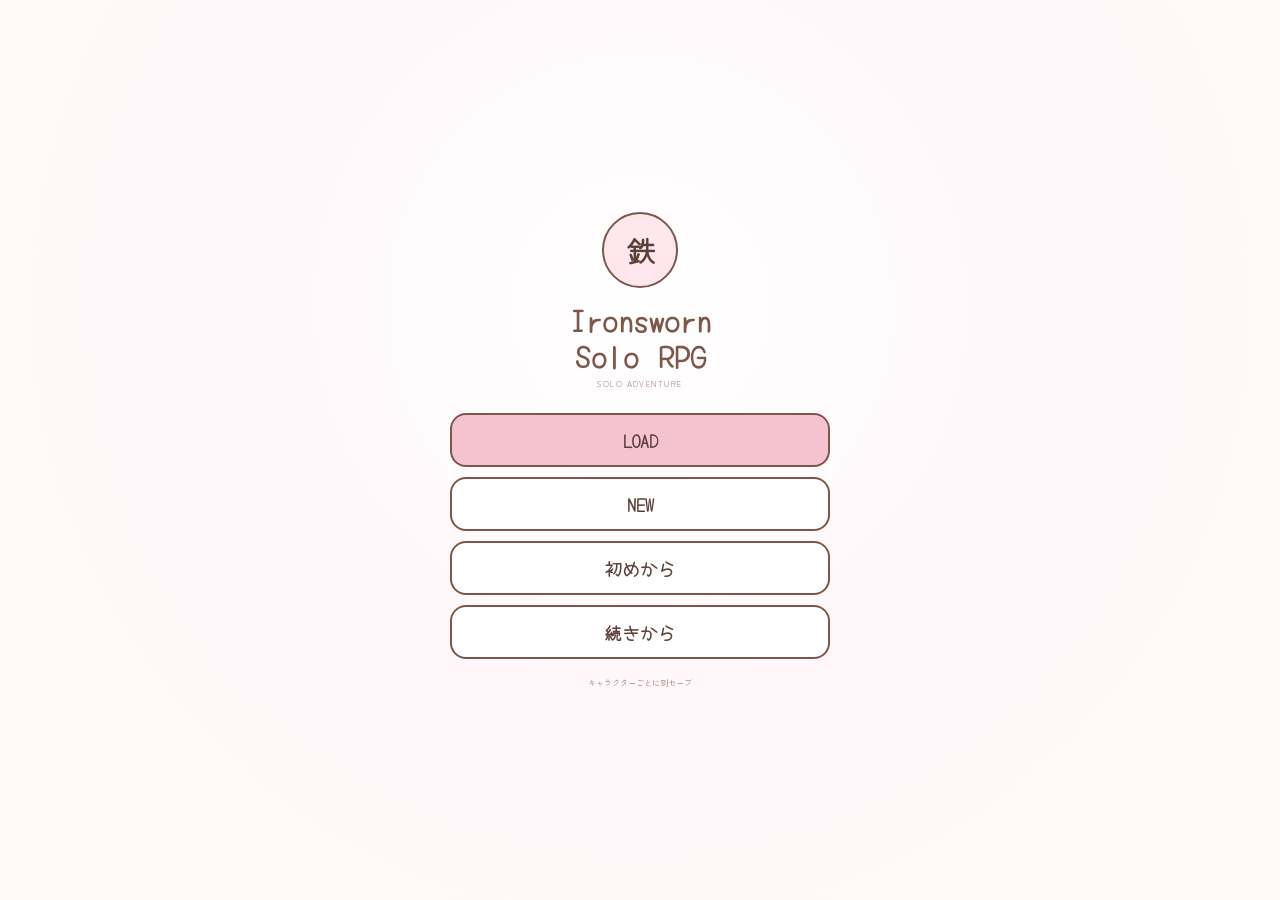
<file: index.html>
<!doctype html>
<html lang="ja">
<head>
<meta charset="utf-8">
<meta name="viewport" content="width=device-width,initial-scale=1,viewport-fit=cover,user-scalable=no">
<meta name="theme-color" content="#fffaf8">
<title>Ironsworn Solo RPG</title>
<link rel="stylesheet" href="styles.css?v=repair1">
<link rel="stylesheet" href="asset-index-details.css?v=indexdetails1">
<link rel="stylesheet" href="ai-share.css?v=ai1">
<link rel="stylesheet" href="free-notes.css?v=notes1">
<link rel="stylesheet" href="setup-flow.css?v=setup2">
</head>
<body>
<section id="homeScreen" class="screen">
  <div class="home-card">
    <div class="home-mark">鉄</div>
    <h1>Ironsworn<br>Solo RPG</h1>
    <div class="en">SOLO ADVENTURE</div>
    <div class="home-actions">
      <button id="homeLoad" class="home-btn primary">LOAD</button>
      <button id="homeNew" class="home-btn">NEW</button>
      <button class="home-btn" type="button" onclick="location.href='new.html'">初めから</button>
      <button class="home-btn" type="button" onclick="location.href='continue.html'">続きから</button>
    </div>
    <div class="home-foot">キャラクターごとに別セーブ</div>
  </div>
</section>

<section id="newScreen" class="screen hidden">
  <div class="new-card">
    <h1>新しいキャラクター</h1>
    <label class="new-label" for="newName">名前</label>
    <input id="newName" class="new-input" maxlength="24" placeholder="キャラクター名">
    <label class="new-label">能力値</label>
    <div class="new-stats">
      <div class="new-stat"><span>EDGE</span><select id="newEdge"><option>1</option><option>2</option><option selected>3</option></select></div>
      <div class="new-stat"><span>HEART</span><select id="newHeart"><option selected>1</option><option>2</option><option>3</option></select></div>
      <div class="new-stat"><span>IRON</span><select id="newIron"><option>1</option><option selected>2</option><option>3</option></select></div>
      <div class="new-stat"><span>SHADOW</span><select id="newShadow"><option selected>1</option><option>2</option><option>3</option></select></div>
      <div class="new-stat"><span>WITS</span><select id="newWits"><option>1</option><option selected>2</option><option>3</option></select></div>
    </div>
    <div class="new-help">Ironsworn標準：3 / 2 / 2 / 1 / 1 を5能力に割り振ります。</div>
    <div id="newError" class="new-error"></div>
    <div class="new-actions"><button id="cancelNew">戻る</button><button id="createNew" class="create">作成</button></div>
  </div>
</section>

<section id="gameScreen" class="screen hidden">
  <div class="app">
    <header class="game-header box">
      <div class="brand"><h1 id="charName">白金</h1><span>IRONSWORN CHARACTER SHEET</span></div>
      <div class="top-tools">
        <button id="goHome" class="top-btn">ホーム</button>
        <button id="aiShare" class="top-btn">AI</button>
        <button id="openSave" class="top-btn">セーブ</button>
        <div class="xp"><span>XP</span><button class="sbtn" data-k="xp" data-d="-1">−</button><strong id="xp">1</strong><button class="sbtn" data-k="xp" data-d="1">＋</button></div>
      </div>
    </header>
    <section class="stats">
      <div class="stat box"><span>EDGE</span><b id="statEdge">3</b></div>
      <div class="stat box"><span>HEART</span><b id="statHeart">1</b></div>
      <div class="stat box"><span>IRON</span><b id="statIron">2</b></div>
      <div class="stat box"><span>SHADOW</span><b id="statShadow">1</b></div>
      <div class="stat box"><span>WITS</span><b id="statWits">2</b></div>
    </section>
    <section class="resources">
      <div class="res box"><div class="rhead"><span class="label">体力</span><div class="ctrl"><button class="tinybtn" data-k="health" data-d="-1">−</button><strong id="health">5</strong><button class="tinybtn" data-k="health" data-d="1">＋</button></div></div></div>
      <div class="res box"><div class="rhead"><span class="label">気力</span><div class="ctrl"><button class="tinybtn" data-k="spirit" data-d="-1">−</button><strong id="spirit">5</strong><button class="tinybtn" data-k="spirit" data-d="1">＋</button></div></div></div>
      <div class="res box"><div class="rhead"><span class="label">補給</span><div class="ctrl"><button class="tinybtn" data-k="supply" data-d="-1">−</button><strong id="supply">5</strong><button class="tinybtn" data-k="supply" data-d="1">＋</button></div></div></div>
      <div class="mom box"><div class="mhead"><span class="label">モメンタム</span><div class="ctrl"><button class="tinybtn" data-k="momentum" data-d="-1">−</button><strong id="momentum">2</strong><button class="tinybtn" data-k="momentum" data-d="1">＋</button></div></div><div id="mtrack" class="mtrack"></div></div>
    </section>
    <section class="vow box">
      <div class="vow-title"><small>現在の誓い</small><strong id="vowTitle">未設定</strong></div>
      <div id="vtrack" class="vtrack"></div><div class="vow-num"><span id="vp">0</span>/10</div>
    </section>
    <section class="lower">
      <div class="panel box">
        <div class="ptitle"><h2>アセット</h2><div class="asset-head-tools"><span id="assetCount" class="asset-count"></span><button id="assetAddTop" class="asset-add-small">＋追加</button></div></div>
        <div id="assets" class="assets"></div>
      </div>
      <div class="panel box"><div class="ptitle"><h2>刺青</h2><span id="tattooHint">タップで状態切替</span></div><div id="tattoos" class="tattoos"></div></div>
    </section>
  </div>
</section>

<div id="managerModal" class="modal-backdrop">
  <div class="save-modal">
    <div class="save-modal-head"><h2 id="managerTitle">ロード</h2><button id="closeManager" class="close-btn">×</button></div>
    <p id="managerNote" class="save-note"></p>
    <button id="saveCurrent" class="save-action github" style="display:none;width:100%;margin:6px 0;padding:9px">現在の状態を保存</button>
    <div id="characterList"></div><div id="slotArea"></div>
    <div class="save-action-row">
      <button id="loadGithub" class="save-action github">GitHubの白金・最新セーブを読み込む</button>
      <button id="exportSave" class="save-action">JSONを書き出す</button>
      <button id="importSave" class="save-action">JSONを読み込む</button>
      <input id="importFile" class="hidden-file" type="file" accept="application/json,.json">
    </div>
    <div id="saveStatus" class="save-status"></div>
  </div>
</div>
<script src="app.js?v=repair1"></script>
<script src="asset-index-details.js?v=indexdetails1"></script>
<script src="ai-share.js?v=ai1"></script>
<script src="github-sync.js?v=sync1"></script>
<script src="free-notes.js?v=notes1"></script>
<script src="setup-sync.js?v=setup2"></script>
<script src="setup-flow.js?v=setup2"></script>
</body>
</html>
</file>
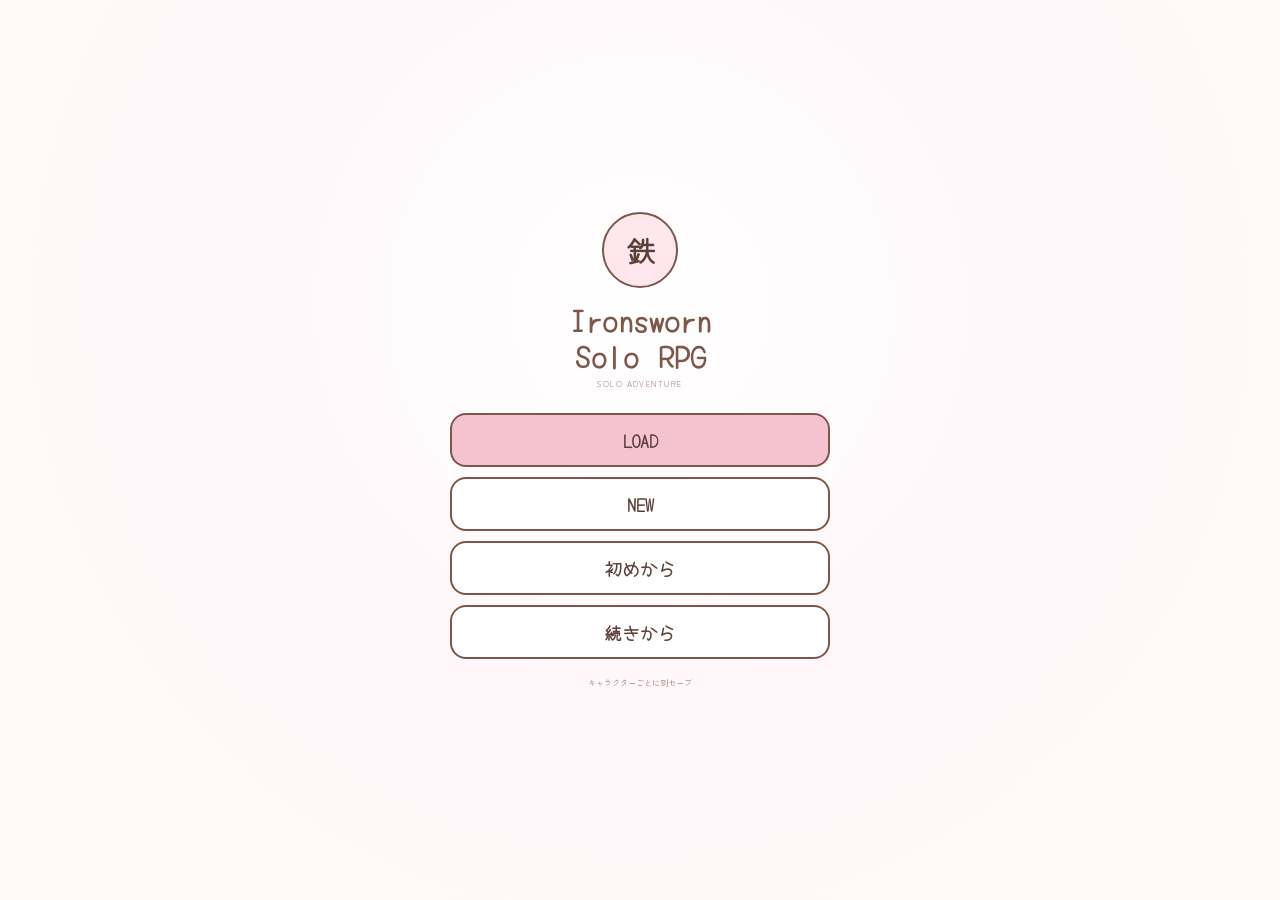
<file: assets.html>
<!doctype html>
<html lang="ja">
<head>
<meta charset="utf-8">
<meta name="viewport" content="width=device-width,initial-scale=1,viewport-fit=cover">
<title>アセット選択</title>
<link rel="stylesheet" href="asset-picker.css?v=asset7">
</head>
<body>
<div class="page">
  <div class="top">
    <div class="head">
      <h1>アセットを選ぶ</h1>
      <div class="head-actions">
        <button type="button" class="custom-new" id="customNewBtn">＋カスタム作成</button>
        <button type="button" class="back" id="backBtn">戻る</button>
      </div>
    </div>
    <div class="status"><span id="charLabel">読み込み中…</span><strong id="costLabel"></strong></div>
    <input id="search" class="search" placeholder="名前・説明から検索">
    <div id="filters" class="filters"></div>
  </div>
  <div id="list" class="asset-grid"></div>
  <div class="license">Ironsworn © Shawn Tomkin. Asset concepts based on the Ironsworn Assets Master Set (CC BY-NC-SA 4.0). 日本語説明はこの個人用アプリ向けの要約です。</div>
</div>
<div id="modal" class="modal" aria-hidden="true"><div class="modal-card"><h2 id="modalTitle"></h2><p id="modalText"></p><div id="startAbilities" class="start-abilities"></div><div class="modal-actions"><button type="button" id="cancelBtn">やめる</button><button type="button" id="confirmAssetBtn" class="ok">このアセットにする</button></div></div></div>
<div id="customModal" class="modal" aria-hidden="true"><div class="modal-card custom-card"><h2>カスタムアセットを作る</h2><label class="form-label">名前<input id="customName" class="form-input" maxlength="40" placeholder="例：山育ち"></label><label class="form-label">種類<select id="customType" class="form-input"><option>カスタム</option><option>パス</option><option>相棒</option><option>戦闘タレント</option><option>儀式</option></select></label><label class="form-label">どんなアセット？<textarea id="customSummary" class="form-input" rows="2" placeholder="短い説明"></textarea></label><div class="custom-ability-title">能力1</div><input id="customA1" class="form-input" maxlength="40" placeholder="能力名"><textarea id="customD1" class="form-input" rows="2" placeholder="いつ使えて、何が起きる？"></textarea><div class="custom-ability-title">能力2</div><input id="customA2" class="form-input" maxlength="40" placeholder="能力名（任意）"><textarea id="customD2" class="form-input" rows="2" placeholder="説明（任意）"></textarea><div class="custom-ability-title">能力3</div><input id="customA3" class="form-input" maxlength="40" placeholder="能力名（任意）"><textarea id="customD3" class="form-input" rows="2" placeholder="説明（任意）"></textarea><div id="customError" class="custom-error"></div><div class="modal-actions"><button type="button" id="customCancelBtn">やめる</button><button type="button" id="customCreateBtn" class="ok">作成して選ぶ</button></div></div></div>
<script src="asset-picker.js?v=asset7"></script>
</body>
</html>
</file>
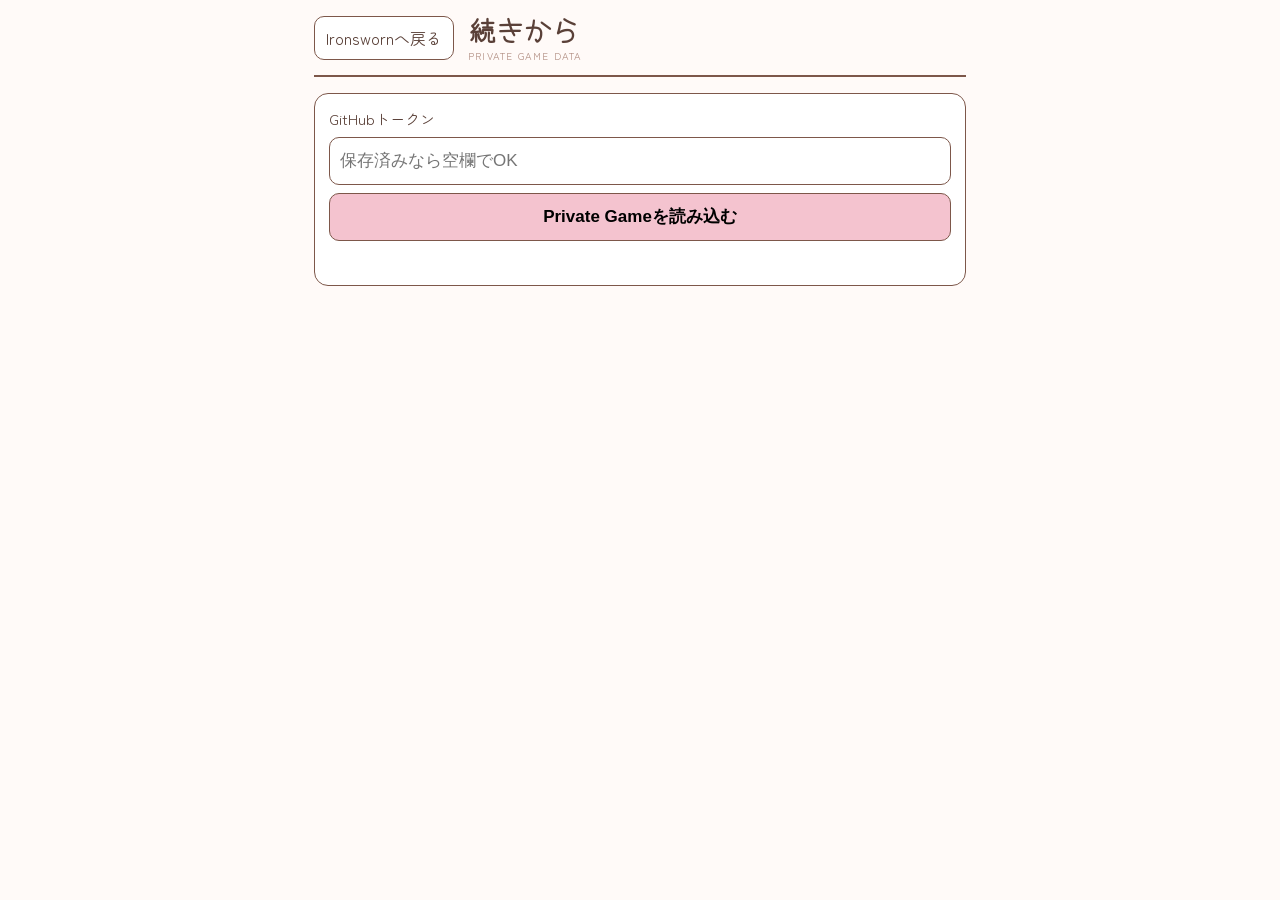
<file: continue.html>
<!doctype html>
<html lang="ja">
<head>
  <meta charset="utf-8">
  <meta name="viewport" content="width=device-width,initial-scale=1,viewport-fit=cover">
  <meta name="theme-color" content="#fffaf8">
  <title>続きから | Ironsworn Solo RPG</title>
  <link rel="stylesheet" href="continue-private.css?v=2">
</head>
<body>
<main class="continue-shell">
  <header class="continue-head">
    <a href="index.html">Ironswornへ戻る</a>
    <div><b>続きから</b><span>PRIVATE GAME DATA</span></div>
  </header>
  <section class="token-panel">
    <label>GitHubトークン<input id="privateToken" type="password" placeholder="保存済みなら空欄でOK"></label>
    <button id="connectBtn" type="button">Private Gameを読み込む</button>
    <p id="status"></p>
  </section>
  <section id="saveList" class="save-list"></section>
</main>
<script src="continue-private.js?v=3"></script>
</body>
</html>
</file>
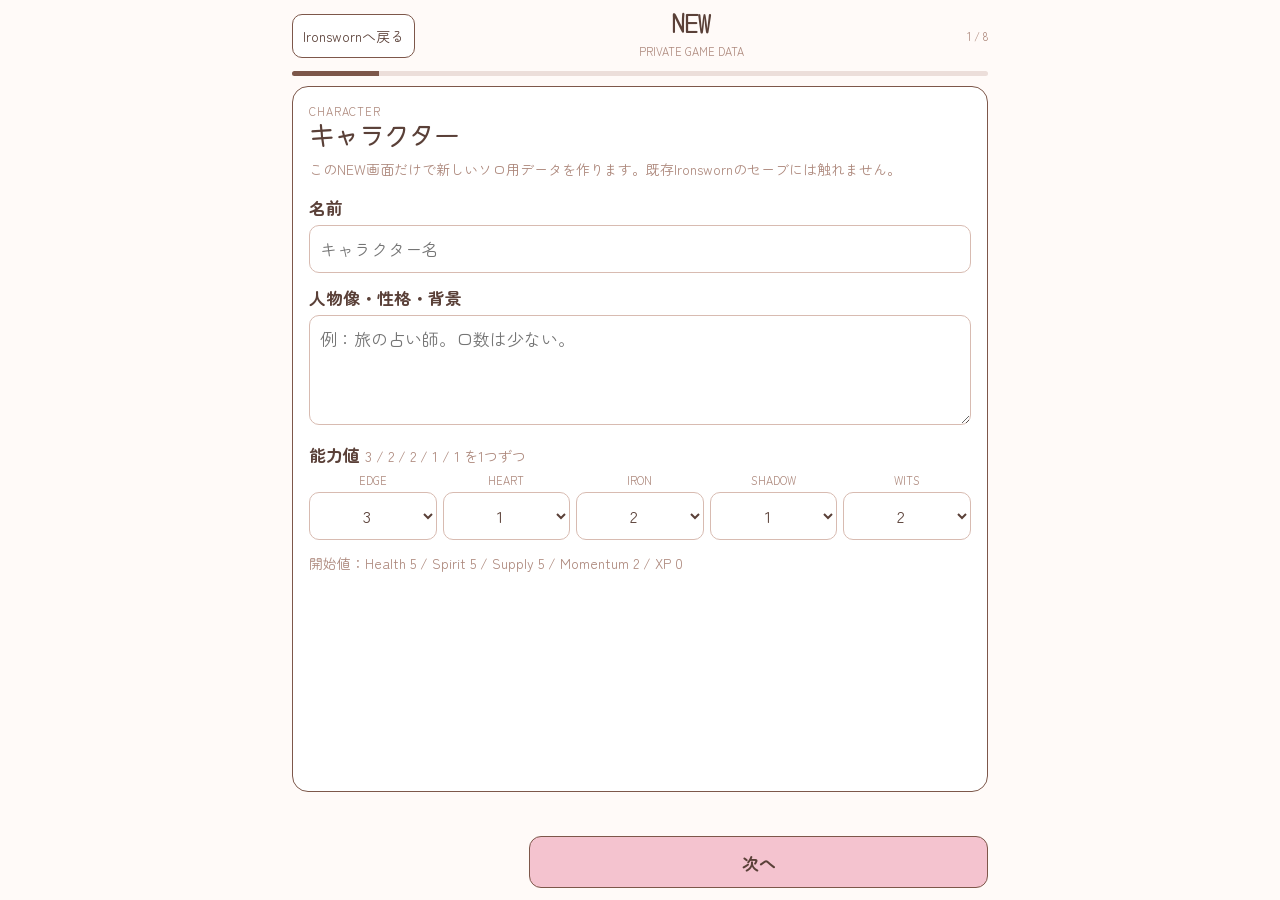
<file: new-assets.html>
<!doctype html>
<html lang="ja">
<head>
<meta charset="utf-8">
<meta name="viewport" content="width=device-width,initial-scale=1,viewport-fit=cover">
<title>NEW 初期アセット選択 | Ironsworn Solo RPG</title>
<link rel="stylesheet" href="asset-picker.css?v=asset7">
</head>
<body>
<div id="newAssetsApp"></div>
<script src="new-assets.js?v=2"></script>
</body>
</html>
</file>
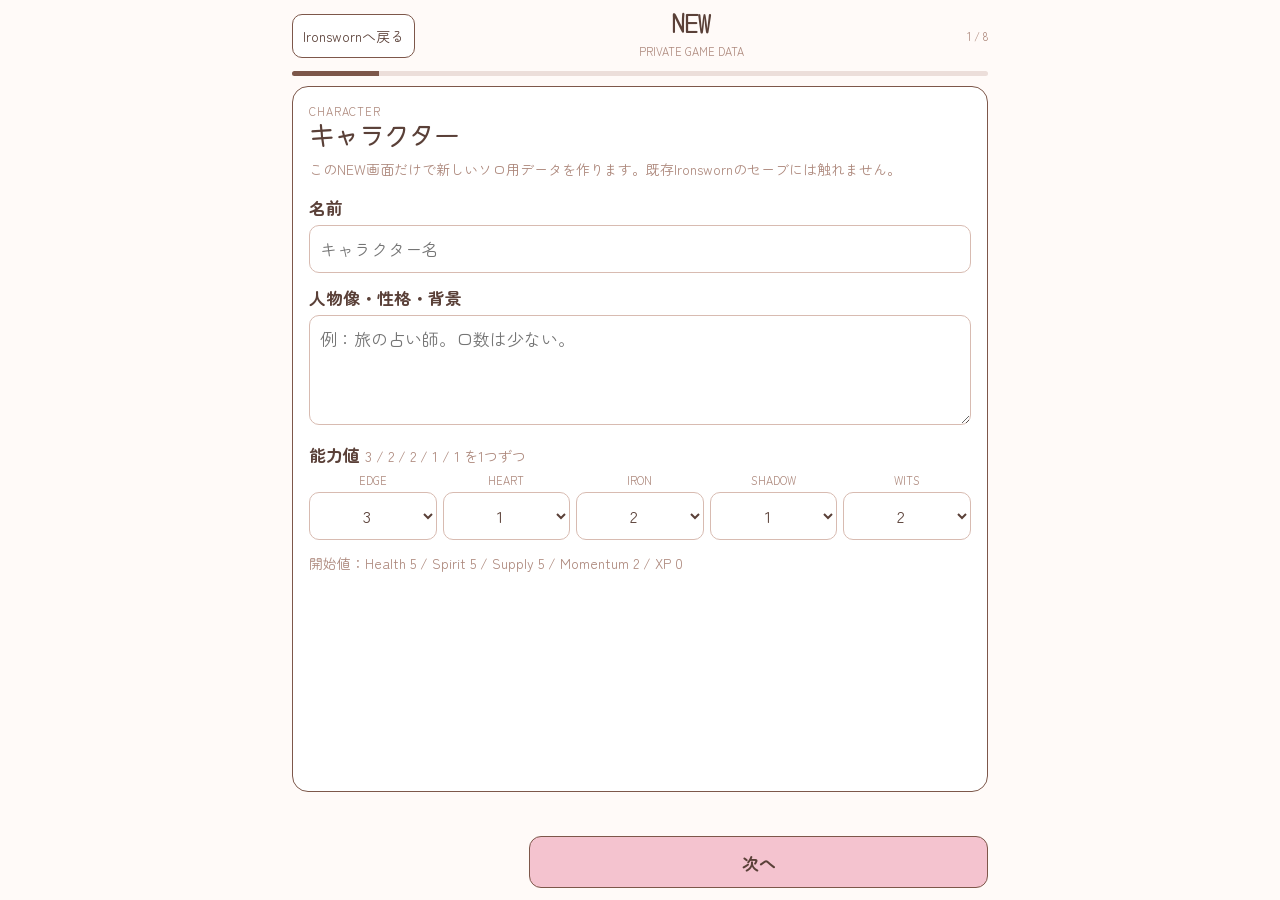
<file: new.html>
<!doctype html>
<html lang="ja">
<head>
  <meta charset="utf-8">
  <meta name="viewport" content="width=device-width,initial-scale=1,viewport-fit=cover">
  <meta name="theme-color" content="#fffaf8">
  <title>NEW | Ironsworn Solo RPG</title>
  <link rel="stylesheet" href="new-private.css?v=2">
</head>
<body>
<main class="new-shell">
  <header class="new-head">
    <a href="index.html" class="back-link">Ironswornへ戻る</a>
    <div class="new-title"><b>NEW</b><span>PRIVATE GAME DATA</span></div>
    <span id="stepLabel" class="step-label"></span>
  </header>
  <div class="progress"><i id="progressBar"></i></div>
  <section id="newCard" class="new-card"></section>
  <div id="newError" class="new-error"></div>
  <footer class="new-foot">
    <button id="prevBtn" type="button" class="sub">戻る</button>
    <button id="nextBtn" type="button" class="primary">次へ</button>
  </footer>
</main>
<script src="private-launch.js?v=1"></script>
<script src="new-private.js?v=2"></script>
<script src="new-world-helper.js?v=2"></script>
</body>
</html>
</file>
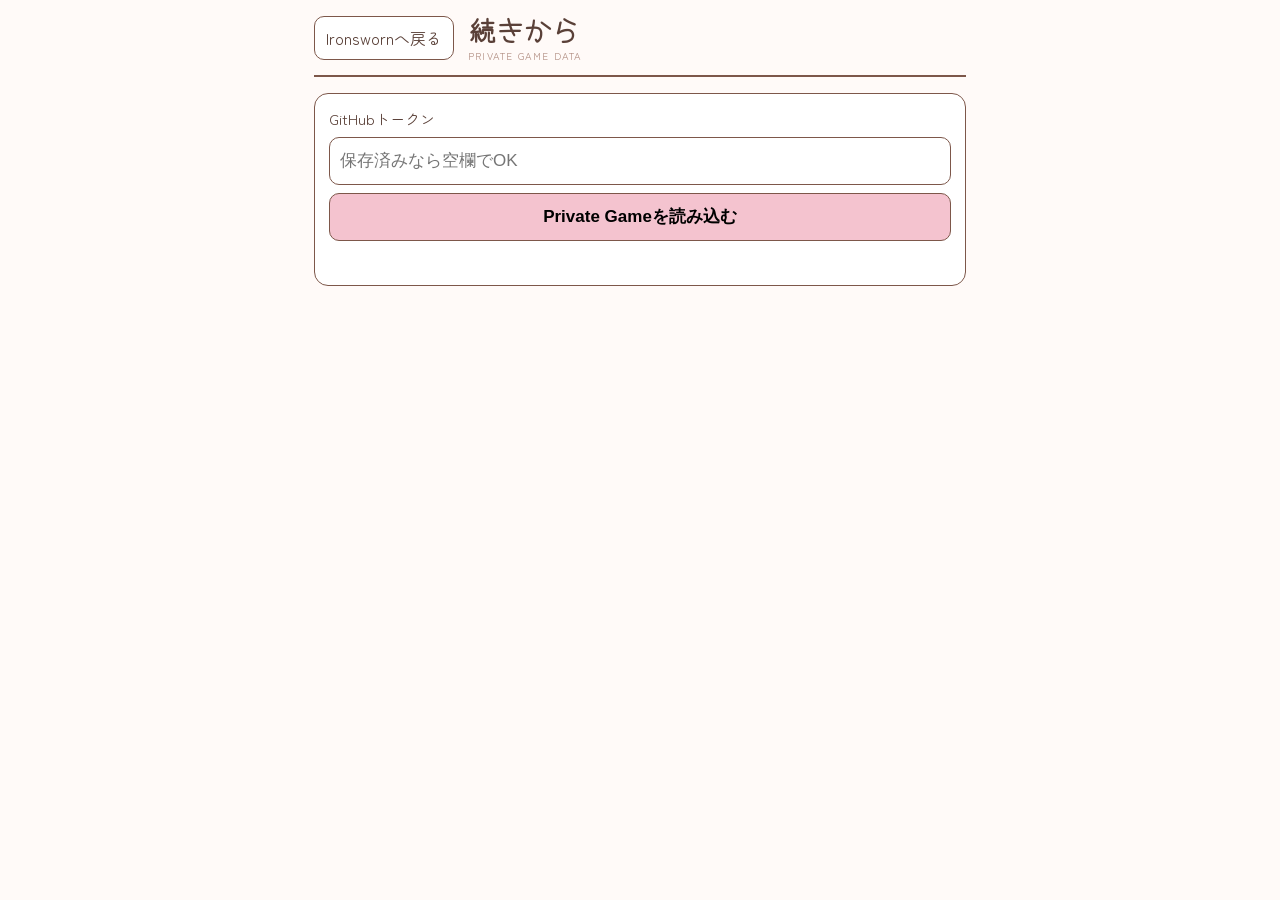
<file: private-main.html>
<!doctype html>
<html lang="ja">
<head>
<meta charset="utf-8">
<meta name="viewport" content="width=device-width,initial-scale=1,viewport-fit=cover,user-scalable=no">
<meta name="theme-color" content="#fffaf8">
<meta http-equiv="Cache-Control" content="no-cache, no-store, must-revalidate">
<meta http-equiv="Pragma" content="no-cache">
<meta http-equiv="Expires" content="0">
<title>Private Game | Ironsworn Solo RPG</title>
<link rel="stylesheet" href="private-main.css?v=11">
<link rel="stylesheet" href="private-menu-horizontal.css?v=2">
<link rel="stylesheet" href="private-bottom-icons.css?v=1">
<link rel="stylesheet" href="private-about.css?v=3">
<link rel="stylesheet" href="private-inventory.css?v=1">
<link rel="stylesheet" href="private-map.css?v=1">
<link rel="stylesheet" href="private-quest.css?v=1">
<link rel="stylesheet" href="private-quest-play.css?v=2">
<link rel="stylesheet" href="private-custom-quest.css?v=2">
<link rel="stylesheet" href="private-oracle.css?v=2">
<link rel="stylesheet" href="private-vow.css?v=3">
</head>
<body>
<main class="game-shell">
  <header class="hud">
    <div class="top-row">
      <div class="level-block" aria-label="レベル">
        <small>LEVEL</small>
        <b id="levelValue">1</b>
      </div>

      <div class="resources" aria-label="HPとSPIRIT">
        <div class="resource">
          <small>HP</small>
          <div class="resource-inline">
            <span class="resource-bar" aria-hidden="true"><i id="healthBar"></i></span>
            <button class="resource-step" type="button" data-track="health" data-d="-1" tabindex="-1" aria-hidden="true">−</button>
            <b id="healthValue" class="resource-legacy-value"></b>
            <select id="healthSelect" class="resource-current" aria-label="HP現在値"><option value="5">5</option><option value="4">4</option><option value="3">3</option><option value="2">2</option><option value="1">1</option><option value="0">0</option></select>
            <button class="resource-step" type="button" data-track="health" data-d="1" tabindex="-1" aria-hidden="true">＋</button>
          </div>
        </div>
        <div class="resource">
          <small>SPIRIT</small>
          <div class="resource-inline">
            <span class="resource-bar" aria-hidden="true"><i id="spiritBar"></i></span>
            <button class="resource-step" type="button" data-track="spirit" data-d="-1" tabindex="-1" aria-hidden="true">−</button>
            <b id="spiritValue" class="resource-legacy-value"></b>
            <select id="spiritSelect" class="resource-current" aria-label="SPIRIT現在値"><option value="5">5</option><option value="4">4</option><option value="3">3</option><option value="2">2</option><option value="1">1</option><option value="0">0</option></select>
            <button class="resource-step" type="button" data-track="spirit" data-d="1" tabindex="-1" aria-hidden="true">＋</button>
          </div>
        </div>
      </div>

      <button id="menuBtn" class="menu-btn" type="button" aria-expanded="false" aria-controls="mainMenu">MENU</button>
      <div id="mainMenu" class="main-menu" aria-hidden="true">
        <button id="menuHomeBtn" type="button">TOP</button>
        <button id="menuLogBtn" type="button">LOG</button>
        <button id="menuLoadBtn" type="button">LOAD</button>
        <button id="menuSaveBtn" type="button">SAVE</button>
      </div>
    </div>

    <div class="momentum-row">
      <span class="momentum-label">MOMENTUM</span>
      <button class="momentum-step" type="button" data-track="momentum" data-d="-1" aria-label="モメンタムを1減らす">−</button>
      <span class="momentum-bar" aria-hidden="true"><i id="momentumBar"></i></span>
      <b id="momentumValue">2</b>
      <button class="momentum-step" type="button" data-track="momentum" data-d="1" aria-label="モメンタムを1増やす">＋</button>
    </div>

    <section id="stats" class="stats" aria-label="パラメータ"></section>
  </header>

  <section class="play-area">
    <section class="quest-stage">
      <div class="stage-head"><div><small id="stageKicker"></small><h1 id="stageTitle"></h1></div><span id="charName"></span></div>
      <div id="panelNote" class="stage-panel" data-panel="note"><div class="paper free-note-paper"><textarea id="privateFreeNote" placeholder="自由に書けます。"></textarea></div></div>
      <div id="panelQuest" class="stage-panel on" data-panel="quest"><div class="quest-paper"><h2 id="questTitle"></h2><div id="questText"></div><div class="quest-meta"><span id="questMetaLabel"></span><b id="questObjective"></b></div><div id="questActions" class="quest-actions"></div></div></div>
      <div id="panelAbout" class="stage-panel" data-panel="about"><div id="aboutContent" class="paper"></div></div>
      <div id="panelEquipment" class="stage-panel" data-panel="equipment"><div id="equipmentContent" class="paper"></div></div>
      <div id="panelInventory" class="stage-panel" data-panel="inventory"><div id="inventoryContent" class="paper"></div></div>
      <div id="panelSkills" class="stage-panel" data-panel="skills"><div id="skillList" class="paper"></div></div>
      <div id="panelVow" class="stage-panel" data-panel="vow"><div id="vowContent" class="paper"></div></div>
      <div id="panelRoad" class="stage-panel" data-panel="road"><div id="roadContent" class="paper"></div></div>
      <div id="panelLog" class="stage-panel" data-panel="log"><div class="paper log-paper"><label>記録<textarea id="logText" rows="4" placeholder="今起きたこと、判定、会話など"></textarea></label><button id="addLogBtn" type="button">記録する</button><div id="logList"></div></div></div>
    </section>

    <aside class="side-actions" aria-label="オラクル">
      <button id="oracleBtn" class="side-action-btn oracle" type="button">オラクル</button>
    </aside>
  </section>

  <nav class="bottom-nav" aria-label="ゲームメニュー">
    <button type="button" data-tab="note" aria-label="自由入力"><span class="nav-icon" aria-hidden="true"><svg viewBox="0 0 24 24"><path d="M6 3h9l3 3v15H6z"/><path d="M15 3v4h4M9 11h6M9 15h6"/></svg></span></button>
    <button class="on" type="button" data-tab="quest" aria-label="クエスト"><span class="nav-icon" aria-hidden="true"><svg viewBox="0 0 24 24"><path d="M6 21V4M6 5h11l-2 4 2 4H6"/></svg></span></button>
    <button type="button" data-tab="about" aria-label="プロフィール"><span class="nav-icon" aria-hidden="true"><svg viewBox="0 0 24 24"><circle cx="12" cy="8" r="3.2"/><path d="M5.5 20c.7-4 3-6 6.5-6s5.8 2 6.5 6"/></svg></span></button>
    <button type="button" data-tab="equipment" aria-label="装備"><span class="nav-icon" aria-hidden="true"><svg viewBox="0 0 24 24"><path d="M14.5 4.5l5-1-1 5-9 9-3 1 1-3z"/><path d="M5 19l-1.5 1.5M13 6l5 5"/></svg></span></button>
    <button type="button" data-tab="inventory" aria-label="アイテム"><span class="nav-icon" aria-hidden="true"><svg viewBox="0 0 24 24"><path d="M8 7c0-2 1.5-3 4-3s4 1 4 3M7 8h10l2 4v7H5v-7z"/><path d="M9 12h6"/></svg></span></button>
    <button type="button" data-tab="skills" aria-label="スキル"><span class="nav-word" aria-hidden="true">SKIL</span></button>
    <button id="vowBtn" type="button" aria-label="VOW"><span class="nav-word" aria-hidden="true">VOW</span></button>
  </nav>
  <div id="status" class="save-status"></div>
</main>

<div id="sideToolModal" class="side-tool-backdrop" aria-hidden="true">
  <section class="side-tool-card" role="dialog" aria-modal="true" aria-labelledby="sideToolTitle">
    <header class="side-tool-head"><h2 id="sideToolTitle">VOW</h2><button id="sideToolClose" type="button" aria-label="閉じる">×</button></header>
    <div id="sideToolBody" class="side-tool-body"></div>
  </section>
</div>

<script src="data/private-quests.js?v=2"></script>
<script src="data/oracle-locations-ja.js?v=2"></script>
<script src="data/oracle-tables-ja.js?v=3"></script>
<script src="data/oracle-theme-ja.js?v=2"></script>
<script src="private-main.js?v=10"></script>
<script src="private-vow.js?v=4"></script>
<script src="private-oracle.js?v=5"></script>
<script src="private-about.js?v=6"></script>
<script src="private-inventory.js?v=1"></script>
<script src="private-map.js?v=1"></script>
<script src="private-resource-select.js?v=2"></script>
<script src="private-quest-play.js?v=4"></script>
<script src="private-custom-quest.js?v=3"></script>
<script src="private-bottom-icons.js?v=1"></script>
</body>
</html>
</file>
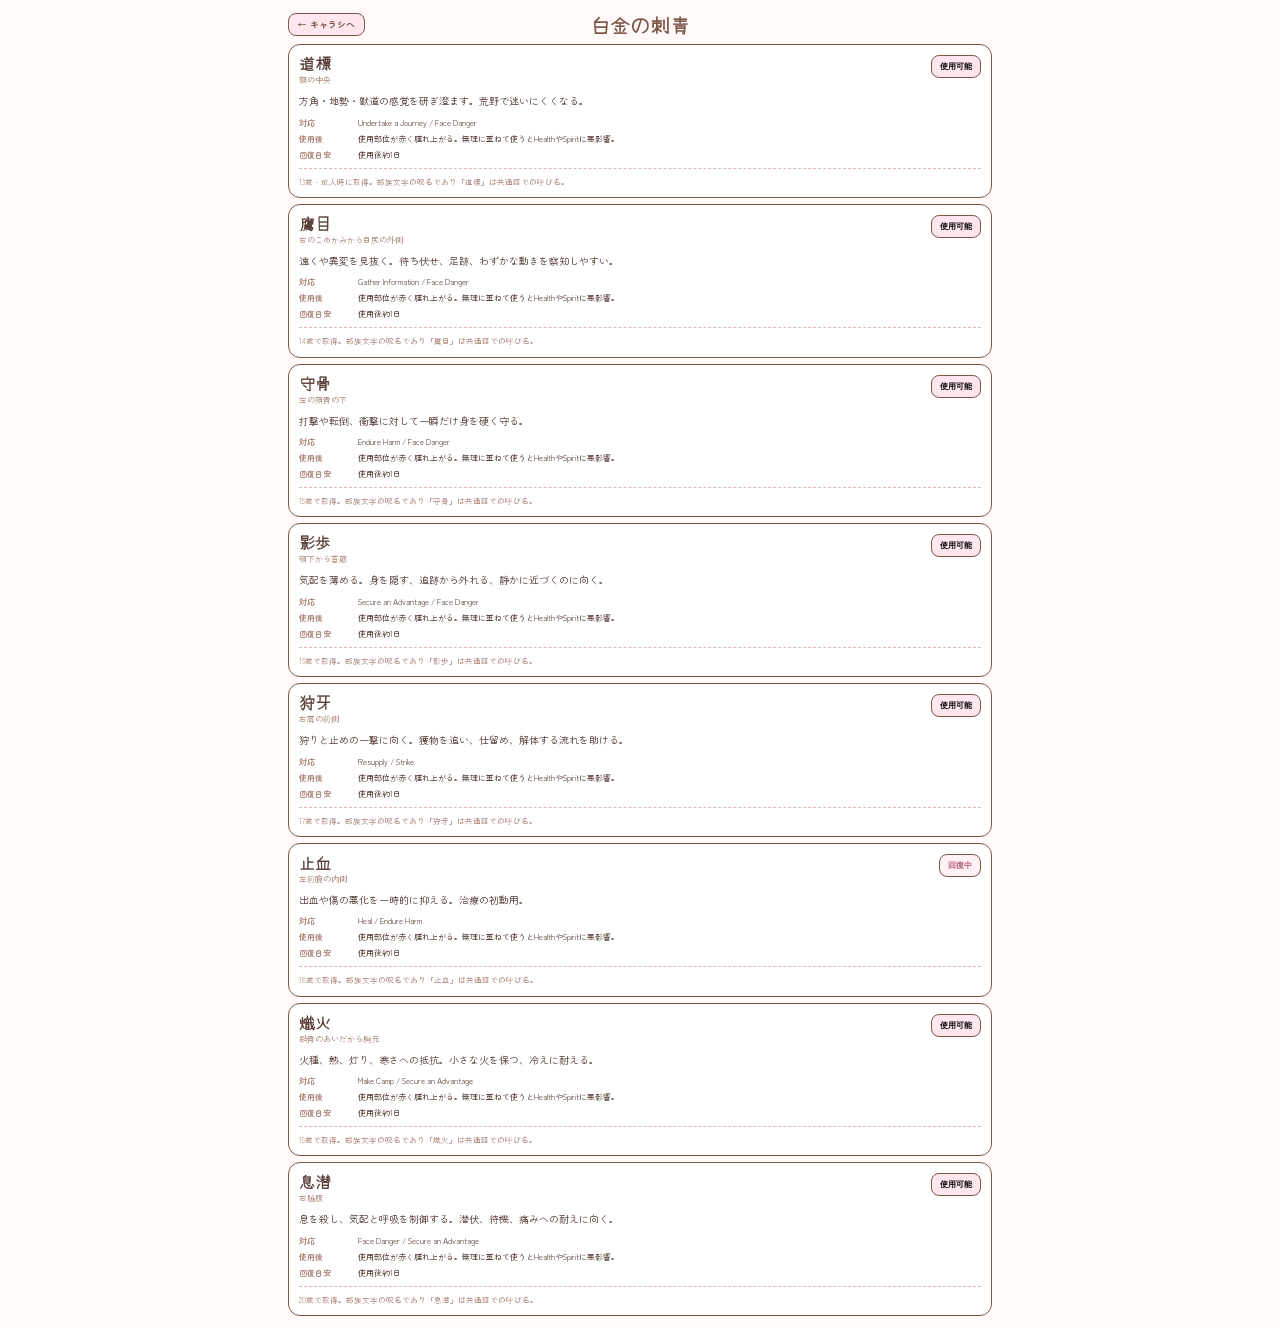
<file: tattoos.html>
<!doctype html><html lang="ja"><head><meta charset="utf-8"><meta name="viewport" content="width=device-width,initial-scale=1,viewport-fit=cover"><meta name="theme-color" content="#fffaf8"><title>白金の刺青</title><link rel="stylesheet" href="tattoos.css?v=1"></head><body><main class="page"><header><button id="back" type="button">← キャラシへ</button><h1 id="title">刺青</h1><span></span></header><section id="list" class="list"><div class="empty">読み込み中…</div></section></main><script src="tattoos.js?v=1"></script></body></html>
</file>
<file: styles.css>
@import url('https://fonts.googleapis.com/css2?family=Yomogi&family=Zen+Maru+Gothic:wght@400;500;700&display=swap');
:root{--bg:#fffaf8;--paper:#fff;--pink:#f4c3cf;--pink2:#ffe7ed;--pink3:#eaa4b7;--brown:#7d574a;--brown2:#ad887c;--line:#d8bbb1;--text:#5a4038}
*{box-sizing:border-box}html,body{margin:0;width:100%;height:100%;overflow:hidden;background:var(--bg);color:var(--text);font-family:"Zen Maru Gothic",-apple-system,BlinkMacSystemFont,"Hiragino Sans","Yu Gothic",sans-serif}button,input,select{font:inherit;color:inherit}button{cursor:pointer}.screen{width:100%;height:100dvh}.hidden{display:none!important}.box{background:var(--paper);border:1.5px solid var(--brown);border-radius:10px}
#homeScreen,#newScreen{display:grid;place-items:center;padding:calc(18px + env(safe-area-inset-top)) 18px calc(18px + env(safe-area-inset-bottom));background:radial-gradient(circle at 50% 34%,#fff 0,#fff7fa 45%,#fffaf8 100%)}
.home-card,.new-card{width:min(380px,92vw);text-align:center}.home-mark{width:76px;height:76px;margin:0 auto 14px;border:2px solid var(--brown);border-radius:50%;display:grid;place-items:center;background:var(--pink2);font:700 31px/1 "Yomogi",sans-serif}.home-card h1,.new-card h1{margin:0;font:700 31px/1.15 "Yomogi","Zen Maru Gothic",sans-serif;color:var(--brown)}.home-card .en{font-size:8px;letter-spacing:.18em;color:var(--brown2);margin:5px 0 24px}.home-actions{display:grid;gap:10px}.home-btn{height:54px;border:2px solid var(--brown);border-radius:16px;background:white;font:700 18px/1 "Yomogi","Zen Maru Gothic",sans-serif}.home-btn.primary{background:var(--pink)}.home-foot{margin-top:18px;font-size:8px;color:var(--brown2)}
.new-card{border:2px solid var(--brown);border-radius:18px;background:white;padding:16px;text-align:left}.new-card h1{text-align:center;font-size:25px;margin-bottom:12px}.new-label{display:block;font-size:10px;color:var(--brown2);margin:8px 0 4px}.new-input{width:100%;border:1.5px solid var(--brown2);border-radius:10px;background:#fffafd;padding:9px}.new-stats{display:grid;grid-template-columns:repeat(5,1fr);gap:5px;margin-top:6px}.new-stat{border:1px solid var(--line);border-radius:9px;padding:5px;background:#fffdfd;text-align:center}.new-stat span{display:block;font:500 7px/1 "Yomogi",sans-serif;color:var(--brown2);margin-bottom:3px}.new-stat select{width:100%;border:1px solid var(--line);border-radius:6px;background:white;padding:4px;font-size:11px}.new-help{font-size:8px;color:var(--brown2);margin-top:7px}.new-error{font-size:8px;color:#aa536b;min-height:13px;margin-top:5px}.new-actions{display:grid;grid-template-columns:1fr 1fr;gap:6px;margin-top:10px}.new-actions button{height:42px;border:1.5px solid var(--brown);border-radius:12px;background:white}.new-actions .create{background:var(--pink)}
.app{height:100dvh;padding:calc(5px + env(safe-area-inset-top)) 6px calc(5px + env(safe-area-inset-bottom));display:grid;grid-template-rows:auto auto auto auto 1fr;gap:4px;max-width:760px;margin:0 auto}.game-header{display:flex;align-items:center;justify-content:space-between;padding:4px 7px;min-height:36px}.brand{display:flex;align-items:baseline;gap:7px}.brand h1{margin:0;font:700 22px/1 "Yomogi","Zen Maru Gothic",sans-serif;color:var(--brown)}.brand span{font-size:8px;color:var(--brown2);letter-spacing:.08em}.top-tools{display:flex;align-items:center;gap:3px}.top-btn{border:1px solid var(--brown);background:var(--pink2);border-radius:7px;padding:3px 6px;font-size:8px;white-space:nowrap}.xp{display:flex;align-items:center;gap:3px;font-size:9px}.xp strong{font-size:15px;min-width:18px;text-align:center}.sbtn{width:21px;height:21px;padding:0;border:1px solid var(--brown);border-radius:7px;background:var(--pink2);line-height:1}
.stats{display:grid;grid-template-columns:repeat(5,1fr);gap:3px}.stat{padding:2px 2px 3px;text-align:center;border:1px solid var(--line);border-radius:8px;background:#fffdfd}.stat span{display:block;font:500 8px/1 "Yomogi","Zen Maru Gothic",sans-serif;color:var(--brown2)}.stat b{display:block;font-size:17px;line-height:1.1}.resources{display:grid;grid-template-columns:repeat(3,1fr) 2.15fr;gap:3px}.res,.mom{border:1px solid var(--line);border-radius:8px;background:#fffdfd;padding:3px 4px}.rhead,.mhead{display:flex;align-items:center;justify-content:space-between;gap:2px}.label{font:500 8px/1 "Yomogi","Zen Maru Gothic",sans-serif;color:var(--brown2)}.ctrl{display:flex;align-items:center;gap:2px}.ctrl strong{font-size:14px;min-width:15px;text-align:center}.tinybtn{width:18px;height:18px;padding:0;border:1px solid var(--brown2);border-radius:6px;background:white;font-size:11px;line-height:1}.mtrack{display:grid;grid-template-columns:repeat(17,1fr);gap:1px;margin-top:3px}.mc{height:14px;border:1px solid var(--line);border-radius:3px;display:flex;align-items:center;justify-content:center;font-size:5.8px;background:#fff;color:var(--brown2);padding:0}.mc.on{background:var(--pink);border-color:var(--brown);color:var(--brown);font-weight:700}
.vow{padding:4px 6px;display:grid;grid-template-columns:auto 1fr auto;align-items:center;gap:6px}.vow-title small{display:block;font:500 7px/1 "Yomogi","Zen Maru Gothic",sans-serif;color:var(--brown2)}.vow-title strong{display:block;font-size:9px;white-space:nowrap;max-width:38vw;overflow:hidden;text-overflow:ellipsis}.vtrack{display:grid;grid-template-columns:repeat(10,1fr);gap:2px}.vcell{height:16px;border:1px solid var(--brown2);border-radius:4px;background:white;padding:0}.vcell.on{background:var(--pink)}.vow-num{font-size:8px;white-space:nowrap}.lower{min-height:0;display:grid;grid-template-columns:1.15fr 1fr;gap:4px}.panel{min-height:0;padding:4px 5px;display:grid;grid-template-rows:auto 1fr}.ptitle{display:flex;align-items:center;justify-content:space-between;margin-bottom:3px}.ptitle h2{margin:0;font:700 10px/1 "Yomogi","Zen Maru Gothic",sans-serif;color:var(--brown)}.ptitle span{font-size:6.5px;color:var(--brown2)}.assets{min-height:0;display:grid;grid-template-rows:repeat(3,1fr);gap:3px}.asset{min-height:0;border:1px solid var(--line);border-radius:7px;background:#fffdfd;padding:3px 4px;display:grid;grid-template-columns:74px 1fr;align-items:start;gap:4px}.asset-edit{width:100%;text-align:left;color:var(--text)}.asset-edit:active{background:var(--pink2)}.asset-edit-tag{color:#b56378;font-weight:700}.aname strong{display:block;font-size:8.5px;line-height:1.05}.aname small{display:block;font-size:5.8px;color:var(--brown2)}.abilities{display:flex;flex-wrap:wrap;align-content:start;gap:2px}.ability{font-size:6.3px;line-height:1.1;padding:2px 3px;border:1px solid var(--line);border-radius:5px;color:var(--brown2);background:white}.ability.on{background:var(--pink2);color:var(--brown);border-color:var(--pink3);font-weight:700}.asset-add{width:100%;height:100%;min-height:28px;border:1.5px dashed var(--brown2);border-radius:7px;background:var(--pink2);color:var(--brown);font-size:8px;font-weight:700}.asset-more{border:1px solid var(--line);border-radius:7px;background:#fffdfd;padding:4px;display:flex;align-items:center;justify-content:center;text-align:center;font-size:7px;color:var(--brown2)}.asset-head-tools{display:flex;align-items:center;gap:4px}.asset-count{font-size:6.5px;color:var(--brown2)}.asset-add-small{border:1px solid var(--brown);border-radius:6px;background:var(--pink2);padding:2px 5px;font-size:6.5px}
.tattoos{min-height:0;display:grid;grid-template-columns:repeat(2,1fr);grid-template-rows:repeat(4,1fr);gap:3px}.tat{min-height:0;border:1px solid var(--line);border-radius:7px;background:#fff;padding:2px 4px;text-align:left;display:flex;align-items:center;justify-content:space-between}.tat strong{font-size:8px}.tat span{font-size:5.8px;color:var(--brown2)}.tat.cool{background:#fff0f4;border-color:#d693a5}.tat.cool span{color:#b46279}.empty-note{font-size:7px;color:var(--brown2);display:grid;place-items:center;height:100%;border:1px dashed var(--line);border-radius:7px}
.modal-backdrop{position:fixed;inset:0;background:rgba(86,57,48,.28);display:none;align-items:center;justify-content:center;padding:14px;z-index:50}.modal-backdrop.open{display:flex}.save-modal{width:min(440px,94vw);max-height:88dvh;overflow:auto;background:#fffaf8;border:2px solid var(--brown);border-radius:16px;padding:10px;box-shadow:0 10px 30px rgba(90,64,56,.18)}.save-modal-head{display:flex;justify-content:space-between;align-items:center;margin-bottom:7px}.save-modal-head h2{margin:0;font:700 16px/1 "Yomogi","Zen Maru Gothic",sans-serif}.close-btn{width:28px;height:28px;border:1px solid var(--brown);border-radius:8px;background:white}.save-note{font-size:8px;color:var(--brown2);margin:0 0 7px}.char-row,.slot{border:1px solid var(--line);border-radius:10px;padding:7px;margin-bottom:5px;background:white}.char-row-main{display:flex;justify-content:space-between;gap:8px;align-items:center}.char-name{font-size:11px;font-weight:700}.char-meta,.slot-meta{font-size:7px;color:var(--brown2)}.char-row button,.slot-actions button,.save-action{border:1px solid var(--brown2);border-radius:8px;background:#fff7fa;padding:6px 7px;font-size:8px}.char-row button{margin-top:5px;width:100%}.slot-top{display:flex;justify-content:space-between;gap:6px;align-items:center}.slot-title{font-size:9px;font-weight:700}.slot-actions{display:flex;gap:4px;margin-top:5px}.slot-actions button{flex:1}.save-action-row{display:grid;grid-template-columns:1fr 1fr;gap:5px;margin-top:6px}.save-action.github{grid-column:1/-1;background:var(--pink2);border-color:var(--brown)}.save-status{font-size:7px;color:var(--brown2);min-height:12px;margin-top:5px}.hidden-file{display:none}
@media(max-height:720px){.app{gap:3px;padding-top:calc(3px + env(safe-area-inset-top));padding-bottom:calc(3px + env(safe-area-inset-bottom))}.game-header{min-height:31px;padding:2px 6px}.brand h1{font-size:19px}.stat{padding:1px 2px}.stat b{font-size:15px}.res,.mom{padding:2px 3px}.mc{height:12px}.vow{padding:3px 5px}.vcell{height:13px}.panel{padding:3px 4px}.asset{padding:2px 3px}}@media(max-width:390px){.brand span{display:none}.asset{grid-template-columns:62px 1fr}.ability{font-size:5.9px}.tat strong{font-size:7.5px}.top-btn{padding:3px 4px;font-size:7px}}
</file>
<file: asset-index-details.css>
.asset-detailed{display:block!important;overflow:hidden;padding:5px 6px!important;text-align:left}.asset-card-head{display:flex;align-items:flex-start;justify-content:space-between;gap:4px}.asset-summary{margin:4px 0 5px;padding:4px 5px;border:1px solid var(--line);border-radius:6px;background:#fff8fa;font-size:6.7px;line-height:1.35;color:var(--brown)}.asset-ability-list{display:grid;gap:3px}.asset-ability-row{display:grid;grid-template-columns:72px 1fr;gap:5px;align-items:start;padding-top:3px;border-top:1px dashed var(--line)}.asset-ability-row:first-child{border-top:0;padding-top:0}.asset-ability-name{font-size:6.8px;line-height:1.25;font-weight:700;color:var(--brown2)}.asset-ability-row.on .asset-ability-name{color:var(--brown)}.asset-ability-desc{font-size:6.2px;line-height:1.35;color:var(--brown2)}.asset-ability-row.on .asset-ability-desc{color:var(--text)}@media(max-width:390px){.asset-summary{font-size:6.3px}.asset-ability-row{grid-template-columns:64px 1fr;gap:4px}.asset-ability-name{font-size:6.4px}.asset-ability-desc{font-size:5.9px}}@media(max-height:720px){.asset-summary{margin:3px 0;padding:3px 4px;line-height:1.25}.asset-ability-list{gap:2px}.asset-ability-row{padding-top:2px}.asset-ability-desc{line-height:1.25}}
</file>
<file: ai-share.css>
.ai-share-text{width:100%;min-height:42dvh;max-height:56dvh;resize:vertical;border:1.5px solid var(--line);border-radius:10px;background:#fff;padding:8px;font:8px/1.45 ui-monospace,SFMono-Regular,Menlo,monospace;color:var(--text)}.ai-share-actions{display:grid;grid-template-columns:1fr 1fr;gap:5px;margin-top:6px}.ai-share-actions .save-action{width:100%;padding:8px}.ai-share-status{min-height:14px;margin-top:5px;font-size:8px;color:var(--brown2)}
</file>
<file: free-notes.css>
.free-notes{min-height:0;display:grid;grid-template-rows:1fr auto;gap:4px}.free-notes-text{width:100%;height:100%;min-height:0;resize:none;border:1px solid var(--line);border-radius:7px;background:#fffdfd;color:var(--text);padding:6px;font:500 8px/1.45 "Zen Maru Gothic",sans-serif;outline:none}.free-notes-text:focus{border-color:var(--pink3);box-shadow:inset 0 0 0 1px var(--pink2)}.free-notes-text::placeholder{color:#b89b93}.tattoo-link{width:100%;border:1px solid var(--brown);border-radius:7px;background:var(--pink2);padding:5px 6px;font-size:7px;font-weight:700}.tattoo-link:active{background:var(--pink)}
</file>
<file: setup-flow.css>
.setup-flow{position:fixed;inset:0;z-index:120;background:#fffaf8;display:none;padding:calc(10px + env(safe-area-inset-top)) 10px calc(10px + env(safe-area-inset-bottom));overflow:auto}.setup-flow.open{display:block}.setup-card{width:min(560px,100%);min-height:calc(100dvh - 20px - env(safe-area-inset-top) - env(safe-area-inset-bottom));margin:auto;border:1.5px solid var(--brown);border-radius:16px;background:white;padding:12px;display:grid;grid-template-rows:auto auto 1fr auto auto;gap:8px}.setup-head{display:flex;justify-content:space-between;align-items:center}.setup-head small{font-size:7px;color:var(--brown2);letter-spacing:.12em}.setup-head h1{font:700 22px/1.1 "Yomogi","Zen Maru Gothic",sans-serif;margin:2px 0 0}.setup-head button{border:1px solid var(--brown);background:white;border-radius:8px;width:30px;height:30px}.setup-progress{display:grid;grid-template-columns:repeat(7,1fr);gap:4px}.setup-progress span{height:5px;border-radius:99px;background:#eee}.setup-progress span.on,.setup-progress span.done{background:var(--pink3)}.setup-body{min-height:0;overflow:auto;padding:2px}.setup-label{display:block;font-size:10px;font-weight:700;margin:9px 0 4px}.setup-label small{font-size:7px;color:var(--brown2);font-weight:400}.setup-label input,.setup-label textarea,.setup-label select,.setup-line{display:block;width:100%;margin-top:5px;border:1px solid var(--line);border-radius:9px;background:#fffdfd;padding:8px;font:inherit;font-size:10px;resize:vertical}.setup-label textarea{min-height:72px}.setup-line{margin:5px 0}.setup-stats{display:grid;grid-template-columns:repeat(5,1fr);gap:5px}.setup-stats label{border:1px solid var(--line);border-radius:9px;text-align:center;padding:5px}.setup-stats span{display:block;font-size:6.5px;color:var(--brown2)}.setup-stats select{width:100%;border:0;background:white;font-weight:700;text-align:center}.setup-fixed,.setup-start-note{margin-top:10px;border:1px solid var(--line);border-radius:10px;background:var(--pink2);padding:8px;font-size:9px;line-height:1.5}.setup-assets{display:grid;gap:5px;margin:8px 0}.setup-assets>div{display:flex;justify-content:space-between;border:1px solid var(--line);border-radius:9px;padding:8px;background:#fffdfd}.setup-assets strong{font-size:10px}.setup-assets span{font-size:7px;color:var(--brown2)}.setup-assets p,.setup-help{font-size:8px;color:var(--brown2)}.setup-big{width:100%;border:1.5px solid var(--brown);border-radius:12px;background:var(--pink2);padding:12px;font-weight:700}.setup-choice{display:grid;gap:7px;margin-top:8px}.setup-choice label{border:1px solid var(--line);border-radius:10px;padding:9px;background:#fffdfd}.setup-choice strong{font-size:10px}.setup-choice span{display:block;margin-left:24px;font-size:8px;color:var(--brown2)}.setup-error{min-height:18px;color:#ad5068;font-size:9px}.setup-nav{display:grid;grid-template-columns:1fr 1.4fr;gap:7px}.setup-nav button{height:44px;border:1.5px solid var(--brown);border-radius:12px;background:white;font-weight:700}.setup-nav .primary{background:var(--pink)}.setup-nav button:disabled{opacity:.55}@media(max-height:720px){.setup-card{padding:9px;gap:5px}.setup-head h1{font-size:19px}.setup-label{margin-top:6px}.setup-label textarea{min-height:54px}.setup-nav button{height:39px}}
</file>
<file: asset-picker.css>
@import url('https://fonts.googleapis.com/css2?family=Yomogi&family=Zen+Maru+Gothic:wght@400;500;700&display=swap');:root{--bg:#fffaf8;--paper:#fff;--pink:#f4c3cf;--pink2:#ffe7ed;--pink3:#eaa4b7;--brown:#7d574a;--brown2:#ad887c;--line:#d8bbb1;--text:#5a4038}*{box-sizing:border-box}html,body{margin:0;min-height:100%;background:var(--bg);color:var(--text);font-family:"Zen Maru Gothic",sans-serif}button,input,select,textarea{font:inherit;color:inherit}.page{max-width:760px;margin:0 auto;padding:calc(8px + env(safe-area-inset-top)) 8px calc(18px + env(safe-area-inset-bottom))}.top{position:sticky;top:0;z-index:5;background:rgba(255,250,248,.96);backdrop-filter:blur(8px);padding:4px 0 7px}.head{display:flex;align-items:center;justify-content:space-between;gap:6px}.head h1{font:700 23px/1 "Yomogi",sans-serif;margin:0}.head-actions{display:flex;gap:5px;align-items:center}.back,.custom-new{border:1.5px solid var(--brown);background:white;border-radius:10px;padding:7px 10px}.custom-new{background:var(--pink2);font-size:9px}.status{display:flex;justify-content:space-between;margin:5px 0;font-size:10px}.status strong{font-size:13px}.search{width:100%;border:1.5px solid var(--line);background:white;border-radius:11px;padding:9px 10px}.filters{display:flex;gap:4px;overflow:auto;padding:5px 0}.filter{white-space:nowrap;border:1px solid var(--brown2);background:white;border-radius:999px;padding:5px 8px;font-size:9px}.filter.on{background:var(--pink);border-color:var(--brown)}.asset-grid{display:grid;gap:7px}.card{border:1.5px solid var(--brown);border-radius:13px;background:white;padding:9px}.card-top{display:flex;justify-content:space-between;align-items:center}.name{font-size:15px;font-weight:700}.type{font-size:8px;background:var(--pink2);border:1px solid var(--pink3);padding:2px 6px;border-radius:999px}.user-custom-tag{font-size:7px;color:#ad5d73;background:#fff0f4;border:1px solid #e7a8b9;border-radius:999px;padding:1px 5px;vertical-align:middle}.summary{font-size:10px;line-height:1.55;margin:6px 0 7px;padding:6px 7px;background:#fff8fa;border-radius:8px}.summary b{color:var(--brown)}.req{font-size:9px;line-height:1.45;padding:6px 7px;border-radius:7px;background:#fff3e9;border:1px solid #dfb99d;margin-bottom:7px}.what-title{font:700 10px/1.2 "Yomogi","Zen Maru Gothic",sans-serif;color:var(--brown);margin:7px 0 3px}.abilities{display:grid;gap:5px}.ability{border-top:1px dashed var(--line);padding-top:5px}.ability:first-child{border-top:0}.ability-name{display:flex;align-items:center;gap:5px}.ability-name .num{display:grid;place-items:center;width:18px;height:18px;border:1px solid var(--brown2);border-radius:50%;background:var(--pink2);font-size:8px;font-weight:700;flex:0 0 auto}.ability-name b{font-size:10px}.start-tag{font-size:7px;background:#f1e6dd;border:1px solid var(--line);border-radius:999px;padding:1px 5px;color:var(--brown2)}.effect{display:grid;grid-template-columns:44px 1fr;gap:5px;margin:3px 0 0 23px;font-size:9px;line-height:1.5}.effect-label{align-self:start;text-align:center;background:#f8eee9;border-radius:5px;padding:2px 3px;color:var(--brown2);font-size:7px;font-weight:700}.choose{width:100%;margin-top:8px;border:1.5px solid var(--brown);border-radius:9px;background:var(--pink);padding:8px;font-weight:700;font-size:10px}.choose:disabled{opacity:.4;background:#eee}.owned{opacity:.55}.empty{padding:24px;text-align:center;color:var(--brown2);font-size:10px}.modal{position:fixed;inset:0;display:none;align-items:center;justify-content:center;background:rgba(77,48,42,.32);padding:14px;z-index:20}.modal.open{display:flex}.modal-card{width:min(430px,95vw);max-height:90dvh;overflow:auto;background:var(--bg);border:2px solid var(--brown);border-radius:16px;padding:11px}.modal-card h2{font:700 18px/1.2 "Yomogi",sans-serif;margin:0 0 6px}.modal-card p{font-size:9px;line-height:1.5;color:var(--brown2)}.start-abilities{display:grid;gap:5px}.start-ability{border:1.5px solid var(--brown2);border-radius:10px;background:white;padding:8px;text-align:left}.start-ability strong{display:block;font-size:10px}.start-ability span{display:block;margin-top:3px;font-size:9px;line-height:1.45}.start-ability.selected{background:var(--pink2);border-color:var(--brown)}.modal-actions{display:grid;grid-template-columns:1fr 1fr;gap:6px;margin-top:8px}.modal-actions button{border:1.5px solid var(--brown);border-radius:10px;padding:8px;background:white}.modal-actions .ok{background:var(--pink)}.license{margin-top:14px;font-size:7px;line-height:1.4;color:var(--brown2)}.custom-card{padding-bottom:14px}.form-label{display:block;font-size:9px;color:var(--brown2);margin-top:7px}.form-input{width:100%;margin-top:3px;border:1.5px solid var(--line);border-radius:9px;background:white;padding:8px}.custom-ability-title{font:700 10px/1.2 "Yomogi","Zen Maru Gothic",sans-serif;color:var(--brown);margin:9px 0 3px}.custom-error{min-height:16px;margin-top:6px;font-size:9px;color:#b45570}@media(max-width:420px){.head h1{font-size:19px}.custom-new,.back{padding:6px 7px}.custom-new{font-size:8px}}
</file>
<file: continue-private.css>
@import url('https://fonts.googleapis.com/css2?family=Yomogi&family=Zen+Maru+Gothic:wght@400;500;700&display=swap');
:root{--bg:#fffaf8;--paper:#fff;--pink:#f4c3cf;--pink2:#ffe7ed;--brown:#7d574a;--brown2:#ad887c;--line:#d8bbb1;--text:#5a4038}
*{box-sizing:border-box}html,body{margin:0;min-height:100%;background:var(--bg);color:var(--text);font-family:"Zen Maru Gothic",-apple-system,BlinkMacSystemFont,"Hiragino Sans","Yu Gothic",sans-serif}.continue-shell{width:min(680px,100%);min-height:100dvh;margin:auto;padding:calc(14px + env(safe-area-inset-top)) 14px calc(18px + env(safe-area-inset-bottom))}.continue-head{display:grid;grid-template-columns:auto 1fr;gap:14px;align-items:center;padding-bottom:12px;border-bottom:2px solid var(--brown)}.continue-head a{min-height:44px;display:flex;align-items:center;padding:8px 11px;border:1px solid var(--brown);border-radius:10px;background:#fff;color:var(--text);text-decoration:none}.continue-head b{display:block;font:700 28px/1.1 "Yomogi",sans-serif}.continue-head span{display:block;font-size:10px;letter-spacing:.12em;color:var(--brown2);margin-top:3px}.token-panel{margin-top:16px;padding:14px;border:1.5px solid var(--brown);border-radius:14px;background:#fff}.token-panel label{display:block;font-size:15px}.token-panel input,.token-panel button{width:100%;min-height:48px;margin-top:8px;border:1px solid var(--brown);border-radius:10px;padding:10px;font-size:17px}.token-panel button{background:var(--pink);font-weight:700}.token-panel p{min-height:1.5em;margin:9px 0 0;font-size:14px;color:var(--brown2)}.save-list{display:grid;gap:9px;margin-top:14px}.save-card{display:grid;grid-template-columns:1fr auto;gap:10px;align-items:center;padding:12px;border:1px solid var(--line);border-radius:12px;background:#fff}.save-card strong{display:block;font-size:18px}.save-card span{display:block;font-size:13px;color:var(--brown2);margin-top:4px}.save-card-actions{display:grid;grid-template-columns:1fr 1fr;gap:6px}.save-card button{min-width:82px;min-height:46px;border:1px solid var(--brown);border-radius:10px;background:var(--pink2);font-size:15px;font-weight:700}.save-card .delete-save{background:#fff}.save-card button:disabled{opacity:.55}.loaded-save{margin-top:14px;padding:14px;border:1.5px solid var(--brown);border-radius:14px;background:#fff}.loaded-save h2{margin:0 0 10px;font:700 24px/1.2 "Yomogi",sans-serif}.loaded-save dl{display:grid;grid-template-columns:auto 1fr;gap:7px 12px;margin:0}.loaded-save dt{color:var(--brown2)}.loaded-save dd{margin:0;font-weight:700}.hidden{display:none}@media(max-width:430px){.save-card{grid-template-columns:1fr}.save-card-actions{width:100%}.save-card button{width:100%}}
</file>
<file: new-private.css>
@import url('https://fonts.googleapis.com/css2?family=Yomogi&family=Zen+Maru+Gothic:wght@400;500;700&display=swap');
:root{--bg:#fffaf8;--paper:#fff;--pink:#f4c3cf;--pink2:#ffe7ed;--brown:#7d574a;--brown2:#ad887c;--line:#d8bbb1;--text:#5a4038}
*{box-sizing:border-box}html,body{margin:0;min-height:100%;background:var(--bg);color:var(--text);font-family:"Zen Maru Gothic",-apple-system,BlinkMacSystemFont,"Hiragino Sans","Yu Gothic",sans-serif;font-size:17px}button,input,textarea,select{font:inherit;color:inherit}.new-shell{width:min(720px,100%);min-height:100dvh;margin:auto;padding:calc(10px + env(safe-area-inset-top)) 12px calc(12px + env(safe-area-inset-bottom));display:grid;grid-template-rows:auto 5px 1fr auto auto;gap:10px}.new-head{display:grid;grid-template-columns:auto 1fr auto;gap:10px;align-items:center}.back-link{min-height:44px;display:flex;align-items:center;padding:8px 10px;border:1px solid var(--brown);border-radius:10px;background:#fff;text-decoration:none;color:var(--text);font-size:14px}.new-title{text-align:center}.new-title b{display:block;font:700 26px/1 "Yomogi",sans-serif}.new-title span,.step-label{font-size:11px;color:var(--brown2)}.progress{height:5px;background:#ecdeda;border-radius:999px;overflow:hidden}.progress i{display:block;height:100%;width:0;background:var(--brown);transition:width .18s}.new-card{background:var(--paper);border:1.5px solid var(--brown);border-radius:16px;padding:16px;overflow:auto}.new-card h1{margin:0 0 6px;font:700 25px/1.25 "Yomogi","Zen Maru Gothic",sans-serif}.kicker{font-size:11px;color:var(--brown2);letter-spacing:.08em}.help{font-size:14px;line-height:1.6;margin:8px 0 14px;color:var(--brown2)}.field{display:block;margin:12px 0}.field>span{display:block;font-weight:700;margin-bottom:5px}.field small{font-weight:400;color:var(--brown2)}input,textarea,select{width:100%;min-height:48px;border:1.5px solid var(--line);border-radius:10px;background:#fff;padding:10px}textarea{min-height:110px;resize:vertical}.stats{display:grid;grid-template-columns:repeat(5,1fr);gap:6px}.stat span{display:block;text-align:center;font-size:11px;color:var(--brown2);margin-bottom:4px}.stat select{padding:8px 4px;text-align:center}.asset-grid,.bond-grid{display:grid;gap:8px}.rank-row,.scene-row{display:grid;grid-template-columns:repeat(2,1fr);gap:8px}.choice{display:flex;align-items:center;gap:8px;min-height:50px;border:1px solid var(--line);border-radius:10px;padding:9px;background:#fff}.choice input{width:auto;min-height:auto}.summary{display:grid;gap:8px}.summary>div{border:1px solid var(--line);border-radius:10px;padding:10px}.summary b{display:block}.summary span{white-space:pre-wrap;font-size:14px;color:var(--brown2)}.token-box{border:1.5px solid var(--brown);border-radius:12px;background:var(--pink2);padding:12px;margin-top:12px}.token-box code{font-size:13px}.new-error{min-height:24px;color:#a24761;font-weight:700;font-size:14px}.new-foot{display:grid;grid-template-columns:1fr 2fr;gap:8px}.new-foot button{min-height:52px;border:1.5px solid var(--brown);border-radius:12px;background:#fff;font-weight:700}.new-foot .primary{background:var(--pink)}.new-foot button:disabled{opacity:.55}.saved{padding:14px;border:2px solid var(--brown);border-radius:12px;background:#fff}.saved strong{display:block;font-size:20px;margin-bottom:6px}.selected-assets{display:grid;gap:8px;margin:10px 0}.selected-asset{display:grid;grid-template-columns:1fr auto;gap:10px;align-items:center;border:1px solid var(--line);border-radius:11px;padding:10px;background:#fff}.selected-asset b{display:block}.selected-asset span{display:block;font-size:13px;color:var(--brown2);margin-top:3px}.selected-asset button{min-height:42px;border:1px solid var(--brown);border-radius:9px;background:#fff;padding:7px 12px}.asset-pick-private{width:100%;min-height:52px;border:1.5px solid var(--brown);border-radius:12px;background:var(--pink);font-weight:700}
@media(max-width:460px){.new-shell{padding-left:8px;padding-right:8px}.new-head{grid-template-columns:auto 1fr}.step-label{grid-column:1/-1;text-align:right}.back-link{font-size:12px}.new-card{padding:12px}.stats{gap:3px}.stat select{font-size:14px}.rank-row,.scene-row{grid-template-columns:1fr}}
</file>
<file: private-main.css>
:root{--bg:#fffaf8;--paper:#fff;--pink:#f4c3cf;--pink2:#ffe7ed;--pink3:#eaa4b7;--brown:#684b42;--brown2:#92746a;--line:#d8c8c2;--text:#3f302b}
*{box-sizing:border-box}
html,body{margin:0;width:100%;height:100%;overflow:hidden;background:var(--bg);color:var(--text);font-family:system-ui,-apple-system,BlinkMacSystemFont,"Hiragino Sans","Yu Gothic",sans-serif;font-size:16px;-webkit-text-size-adjust:100%}
button,textarea,select{font:inherit;color:inherit}button{cursor:pointer;-webkit-tap-highlight-color:transparent}
.game-shell{width:min(760px,100%);height:100dvh;margin:auto;padding:calc(4px + env(safe-area-inset-top)) 7px calc(4px + env(safe-area-inset-bottom));display:grid;grid-template-rows:auto minmax(0,1fr) auto auto;gap:5px;overflow:hidden}

/* 上部1：LEVEL / HP・SPIRIT / MENU */
.hud{position:relative;min-width:0}
.top-row{position:relative;display:grid;grid-template-columns:60px minmax(0,1fr) 72px;align-items:center;gap:7px;min-height:54px}
.level-block{height:48px;display:flex;flex-direction:column;align-items:center;justify-content:center;border-right:1px solid var(--line)}
.level-block small{font-size:10px;font-weight:800;letter-spacing:.08em;line-height:1;color:var(--brown2)}
.level-block b{font-size:23px;line-height:1.05;margin-top:3px;font-variant-numeric:tabular-nums}
.resources{min-width:0;display:grid;grid-template-columns:repeat(2,minmax(0,1fr));gap:10px}
.resource{min-width:0;display:grid;grid-template-rows:auto auto;gap:4px;padding:3px 0}
.resource small{font-size:11px;font-weight:800;letter-spacing:.04em;line-height:1;color:var(--text)}
.resource-inline{min-width:0;display:flex;align-items:center;gap:7px}
.resource-bar{position:relative;display:block;flex:1;min-width:28px;height:5px;border-radius:999px;background:#eadfdb;overflow:hidden}
.resource-bar i{position:absolute;inset:0 auto 0 0;width:100%;border-radius:inherit;background:var(--brown);transition:width .15s ease}
.resource-step,.resource-legacy-value{display:none!important}
.resource-current{appearance:none;-webkit-appearance:none;border:0;background:transparent;width:31px;min-width:31px;height:28px;margin:0;padding:0;text-align:center;text-align-last:center;font-size:20px;font-weight:800;line-height:1;font-variant-numeric:tabular-nums;outline:none}
.resource-current:focus{outline:none}
.menu-btn{height:44px;border:1.5px solid var(--brown);border-radius:22px;background:#fff;padding:0 9px;font-size:13px;font-weight:850;letter-spacing:.03em;box-shadow:0 2px 5px rgba(70,45,38,.06)}
.main-menu{position:absolute;z-index:80;top:50px;right:0;width:150px;display:none;overflow:hidden;border:1.5px solid var(--brown);border-radius:12px;background:#fff;box-shadow:0 8px 24px rgba(70,45,38,.14)}
.main-menu.on{display:block}
.main-menu button{display:block;width:100%;height:45px;border:0;border-bottom:1px solid #eee3df;background:#fff;padding:0 16px;text-align:left;font-size:14px;font-weight:750}
.main-menu button:last-child{border-bottom:0}
.main-menu button:active{background:var(--pink2)}

/* 上部2：MOMENTUM */
.momentum-row{display:grid;grid-template-columns:auto 28px minmax(0,1fr) 30px 28px;align-items:center;gap:6px;min-height:36px;margin-top:3px;padding:4px 2px;border-top:1px solid var(--line);border-bottom:1px solid var(--line)}
.momentum-label{font-size:10px;font-weight:850;letter-spacing:.06em;color:var(--brown2)}
.momentum-step{width:28px;height:28px;border:1px solid var(--line);border-radius:8px;background:#fff;padding:0;font-size:18px;font-weight:700;line-height:1}
.momentum-bar{position:relative;height:6px;border-radius:999px;background:#eadfdb;overflow:hidden}
.momentum-bar i{position:absolute;inset:0 auto 0 0;width:50%;border-radius:inherit;background:var(--pink3);transition:width .15s ease}
#momentumValue{font-size:18px;text-align:center;font-variant-numeric:tabular-nums}

/* 上部3：パラメータ */
.stats{display:grid;grid-template-columns:repeat(5,minmax(0,1fr));margin-top:3px;border-bottom:1px solid var(--line)}
.stat{min-width:0;height:42px;text-align:center;padding:5px 1px 4px;border-right:1px solid var(--line)}
.stat:last-child{border-right:0}
.stat small{display:block;font-size:9px;font-weight:800;line-height:1;color:var(--brown2);letter-spacing:.03em;white-space:nowrap}
.stat b{display:block;margin-top:4px;font-size:18px;font-weight:800;line-height:1;font-variant-numeric:tabular-nums}

/* 中央 */
.play-area{min-height:0;display:grid;grid-template-columns:minmax(0,1fr) 58px;gap:6px}
.side-actions{min-height:0;display:flex;flex-direction:column;align-items:center;gap:8px;padding-top:5px}
.side-action-btn{width:54px;height:54px;min-width:54px;min-height:54px;border:1.5px solid var(--brown);border-radius:12px;background:var(--pink2);padding:4px;font-size:12px;font-weight:800;line-height:1.15;display:flex;align-items:center;justify-content:center;text-align:center}
.side-action-btn.oracle{background:var(--pink)}
.quest-stage{min-height:0;border:1px solid var(--line);border-radius:13px;background:#fffdfc;padding:7px;display:grid;grid-template-rows:auto minmax(0,1fr);overflow:hidden}
.stage-head{display:flex;justify-content:space-between;align-items:end;gap:7px;padding:0 3px 6px;border-bottom:1px solid var(--line)}
.stage-head small{display:block;font-size:9px;font-weight:700;letter-spacing:.06em;color:var(--brown2)}
.stage-head h1{margin:2px 0 0;font-size:19px;font-weight:800;line-height:1.15;color:var(--text)}
.stage-head>span{max-width:42%;font-size:11px;font-weight:700;white-space:nowrap;overflow:hidden;text-overflow:ellipsis;color:var(--brown2)}
.stage-panel{display:none;min-height:0;overflow:auto;padding:7px 1px 1px;-webkit-overflow-scrolling:touch}
.stage-panel.on{display:block}
.quest-paper,.paper{background:#fff;border:1px solid var(--line);border-radius:11px;padding:11px;min-height:100%;line-height:1.65}
.quest-paper h2,.paper h2{margin:0 0 8px;font-size:17px;font-weight:800}
.quest-paper>p{margin:0;white-space:pre-wrap;font-size:16px;line-height:1.75}
.quest-meta{margin-top:14px;padding-top:9px;border-top:1px dashed var(--line)}
.quest-meta span{display:block;font-size:10px;color:var(--brown2)}
.quest-meta b{display:block;margin-top:3px}
.info-row{padding:8px 0;border-bottom:1px dashed var(--line)}
.info-row:last-child{border-bottom:0}
.info-row small{display:block;color:var(--brown2);font-size:10px}
.info-row p{margin:3px 0 0;white-space:pre-wrap}
.asset-card,.inventory-card,.log-entry{border:1px solid var(--line);background:#fff;border-radius:9px;padding:8px;margin-bottom:7px}
.asset-card strong,.inventory-card strong{display:block}
.asset-card span,.log-entry time{display:block;color:var(--brown2);font-size:10px;margin-top:2px}
.ability{margin-top:6px;font-size:13px}
.log-paper label{display:block;font-weight:700}
.log-paper textarea{width:100%;min-height:84px;margin-top:5px;border:1px solid var(--line);border-radius:9px;padding:8px;background:#fff;resize:none}
.log-paper>button{width:100%;min-height:40px;border:1px solid var(--brown);border-radius:9px;background:var(--pink);font-weight:800;margin:6px 0 9px}

.bottom-nav{display:grid;grid-template-columns:repeat(5,minmax(0,1fr));gap:4px}
.bottom-nav button{min-width:0;min-height:44px;border:1px solid var(--brown);border-radius:10px;background:#fff;padding:4px 2px;font-size:10px;font-weight:800;line-height:1.15}
.bottom-nav button.on{background:var(--pink)}
.save-status{min-height:14px;font-size:11px;font-weight:700;text-align:center;color:#a24761;line-height:14px}
.empty{text-align:center;color:var(--brown2);padding:20px 5px}

.side-tool-backdrop{position:fixed;inset:0;z-index:1000;background:rgba(70,45,38,.2);display:none;align-items:center;justify-content:center;padding:18px}
.side-tool-backdrop.on{display:flex}
.side-tool-card{width:min(360px,100%);max-height:min(520px,80dvh);overflow:auto;border:1.5px solid var(--brown);border-radius:14px;background:var(--bg);box-shadow:0 10px 34px rgba(80,48,42,.18);padding:12px}
.side-tool-head{display:flex;align-items:center;justify-content:space-between;gap:10px;padding-bottom:9px;border-bottom:1px solid var(--line)}
.side-tool-head h2{margin:0;font-size:21px;font-weight:800;line-height:1.1}
.side-tool-head button{width:34px;height:34px;border:1px solid var(--brown2);border-radius:8px;background:#fff;padding:0;font-size:21px;line-height:1}
.side-tool-body{padding-top:11px}
.vow-tool-title{font-size:16px;font-weight:800;margin-bottom:10px}
.vow-tool-progress{display:flex;align-items:center;justify-content:center;gap:12px;margin:10px 0}
.vow-tool-progress button{width:46px;height:46px;border:1.5px solid var(--brown);border-radius:9px;background:var(--pink2);font-size:22px;font-weight:800}
.vow-tool-progress strong{min-width:76px;text-align:center;font-size:22px}
.oracle-result{border:1px solid var(--line);border-radius:11px;background:#fff;padding:14px;text-align:center;margin-bottom:10px}
.oracle-result small{display:block;color:var(--brown2);font-size:11px}
.oracle-result b{display:block;font-size:26px;line-height:1.1;margin-top:2px}
.oracle-result strong{display:block;font-size:20px;margin-top:9px}
.oracle-roll-btn{width:100%;min-height:46px;border:1.5px solid var(--brown);border-radius:10px;background:var(--pink);font-weight:800}
.oracle-note{margin:8px 0 0;color:var(--brown2);font-size:11px;text-align:center}

@media(min-width:520px){.game-shell{padding-left:10px;padding-right:10px}.top-row{grid-template-columns:72px minmax(0,1fr) 82px}.play-area{grid-template-columns:minmax(0,1fr) 64px}.bottom-nav button{font-size:13px}.quest-paper>p{font-size:18px}}
@media(max-width:390px){.game-shell{padding-left:5px;padding-right:5px}.top-row{grid-template-columns:56px minmax(0,1fr) 68px;gap:5px}.resources{gap:7px}.resource-inline{gap:5px}.resource-current{font-size:19px;width:29px;min-width:29px}.momentum-row{grid-template-columns:auto 27px minmax(0,1fr) 28px 27px;gap:5px}.momentum-step{width:27px;height:27px}.stat{height:40px}.play-area{grid-template-columns:minmax(0,1fr) 56px;gap:4px}.side-action-btn{width:52px;height:52px;min-width:52px;min-height:52px}}
@media(max-height:700px){.game-shell{gap:3px}.top-row{min-height:48px}.level-block{height:43px}.menu-btn{height:40px}.momentum-row{min-height:32px;padding-top:2px;padding-bottom:2px}.stat{height:36px;padding-top:3px}.bottom-nav button{min-height:40px}.stage-head h1{font-size:17px}.quest-paper,.paper{padding:8px}.side-action-btn{width:48px;height:48px;min-width:48px;min-height:48px}}
</file>
<file: private-menu-horizontal.css>
.main-menu{
  position:absolute;
  z-index:80;
  top:50%;
  transform:translateY(-50%);
  left:0;
  right:79px;
  width:auto;
  height:44px;
  overflow:hidden;
  border:1.5px solid var(--brown);
  border-radius:22px;
  background:#fff;
  box-shadow:0 2px 5px rgba(70,45,38,.06);
}
.main-menu.on{
  display:grid;
  grid-template-columns:repeat(4,minmax(0,1fr));
}
.main-menu button{
  display:flex;
  align-items:center;
  justify-content:center;
  min-width:0;
  width:auto;
  height:100%;
  border:0;
  border-right:1px solid #eee3df;
  border-bottom:0;
  padding:0 2px;
  text-align:center;
  font-size:11px;
  font-weight:800;
  line-height:1;
  background:#fff;
}
.main-menu button:last-child{
  border-right:0;
}
.main-menu button:active{
  background:var(--pink2);
}
.menu-btn{
  position:relative;
  z-index:81;
}
@media(max-width:390px){
  .main-menu{right:73px}
  .main-menu button{font-size:10px}
}
</file>
<file: private-bottom-icons.css>
.bottom-nav{
  display:grid;
  grid-template-columns:repeat(7,minmax(0,1fr));
  gap:3px;
}
.bottom-nav button{
  min-width:0;
  min-height:48px;
  border:1px solid var(--brown);
  border-radius:10px;
  background:#fff;
  padding:3px 1px;
  display:flex;
  align-items:center;
  justify-content:center;
  color:var(--text);
}
.bottom-nav button.on{background:var(--pink)}
.bottom-nav .nav-icon{
  width:25px;
  height:25px;
  display:block;
}
.bottom-nav .nav-icon svg{
  width:100%;
  height:100%;
  display:block;
  fill:none;
  stroke:currentColor;
  stroke-width:1.8;
  stroke-linecap:round;
  stroke-linejoin:round;
}
.bottom-nav .nav-word{
  font-size:10px;
  font-weight:900;
  letter-spacing:.02em;
  line-height:1;
}
.bottom-nav #vowBtn{background:var(--pink2)}
.bottom-nav #vowBtn:active{background:var(--pink)}
.free-note-paper{height:100%;display:flex;flex-direction:column}
.free-note-paper textarea{
  flex:1;
  width:100%;
  min-height:240px;
  border:0;
  outline:0;
  resize:none;
  background:transparent;
  padding:2px;
  font:inherit;
  font-size:16px;
  line-height:1.7;
  color:var(--text);
}
@media(max-width:390px){
  .bottom-nav{gap:2px}
  .bottom-nav button{min-height:46px;border-radius:9px}
  .bottom-nav .nav-icon{width:23px;height:23px}
  .bottom-nav .nav-word{font-size:9px}
}
</file>
<file: private-about.css>
.about-section-title{margin:16px 0 3px;padding:5px 7px;border-left:3px solid var(--pink3);background:var(--pink2);border-radius:0 7px 7px 0;font-size:12px;font-weight:700}.about-row-head{display:flex;align-items:center;justify-content:space-between;gap:8px}.about-row-actions{display:flex;gap:4px}.about-row-actions button{border:1px solid var(--line);border-radius:7px;background:#fff;padding:2px 7px;font-size:10px}.about-add-btn{width:100%;min-height:40px;margin-top:10px;border:1px solid var(--brown);border-radius:9px;background:var(--pink2);font-weight:700}.about-editor{margin-top:10px;padding:10px;border:1px solid var(--line);border-radius:10px;background:#fffdfd}.about-editor-title{font-weight:700;margin-bottom:8px}.about-editor label{display:block;margin-top:7px;font-size:11px;color:var(--brown2)}.about-editor input,.about-editor textarea,.about-editor select{width:100%;margin-top:4px;border:1px solid var(--line);border-radius:8px;background:#fff;padding:8px;font:inherit;color:var(--text)}.about-editor select{min-height:42px}.about-editor textarea{resize:vertical;min-height:90px}.about-fixed-label{font-weight:700;margin:2px 0 8px}.about-editor-actions{display:grid;grid-template-columns:1fr 1fr;gap:7px;margin-top:9px}.about-editor-actions button{min-height:38px;border:1px solid var(--brown);border-radius:8px;background:#fff}.about-editor-actions .primary{background:var(--pink)}
</file>
<file: private-inventory.css>
.inventory-title-row{display:flex;align-items:center;justify-content:space-between;gap:10px;margin-bottom:8px}
.inventory-title-row h2{margin:0}
.inventory-add-btn{min-height:34px;border:1px solid var(--brown);border-radius:9px;background:var(--pink2);padding:0 10px;font-weight:800}
.inventory-edit-card{padding:9px}
.inventory-card-head{display:flex;align-items:flex-start;justify-content:space-between;gap:8px}
.inventory-card-head strong{min-width:0;flex:1}
.inventory-card-actions{display:flex;gap:5px;flex:0 0 auto}
.inventory-card-actions button{min-height:30px;border:1px solid var(--line);border-radius:8px;background:#fff;padding:0 8px;font-size:11px;font-weight:700}
.inventory-edit-card p{margin:7px 0 0;white-space:pre-wrap;font-size:13px;line-height:1.55}
.inventory-editor{margin:7px 0 10px;padding:10px;border:1px solid var(--line);border-radius:10px;background:var(--pink2)}
.inventory-editor label{display:block;margin-bottom:8px;font-size:12px;font-weight:700}
.inventory-editor input,.inventory-editor textarea{display:block;width:100%;margin-top:4px;border:1px solid var(--line);border-radius:8px;background:#fff;padding:8px;font:inherit;color:inherit}
.inventory-editor textarea{resize:none}
.inventory-editor-actions{display:grid;grid-template-columns:1fr 1fr;gap:7px}
.inventory-editor-actions button{min-height:38px;border:1px solid var(--brown);border-radius:8px;background:#fff;font-weight:800}
.inventory-editor-actions button.primary{background:var(--pink)}
</file>
<file: private-map.css>
.point-map{margin-top:14px;padding-top:11px;border-top:1px dashed var(--line)}.point-map-head{display:flex;align-items:end;justify-content:space-between;gap:8px}.point-map-head small{display:block;font-size:9px;color:var(--brown2);letter-spacing:.08em}.point-map-head h3{margin:1px 0 0;font-size:17px}.point-map-head button,.map-location-top button{border:1px solid var(--brown);border-radius:8px;background:var(--pink2);padding:5px 8px;font-size:11px;font-weight:700}.map-current{margin:8px 0;padding:8px;border:1px solid var(--pink3);border-radius:9px;background:var(--pink2)}.map-current small{display:block;font-size:9px;color:var(--brown2)}.map-current b{display:block;font-size:15px}.map-current span{display:block;margin-top:2px;font-size:10px;color:var(--brown2)}.map-locations{display:grid;gap:7px}.map-location{border:1px solid var(--line);border-radius:9px;background:#fff;padding:8px}.map-location.current{border-color:var(--pink3);background:#fffafd}.map-location-top{display:flex;align-items:center;justify-content:space-between;gap:8px}.map-location-top strong{display:block;font-size:14px}.map-location-top small{display:block;font-size:9px;color:var(--brown2);margin-top:1px}.map-here{font-size:10px;padding:3px 6px;border-radius:999px;background:var(--pink);white-space:nowrap}.map-location p{margin:6px 0 0;white-space:pre-wrap;font-size:12px}.map-links{margin-top:7px;padding-top:6px;border-top:1px dashed var(--line)}.map-links>small{display:block;font-size:9px;color:var(--brown2);margin-bottom:3px}.map-links span{display:block;font-size:11px;margin-top:2px}.map-links em{display:block;font-style:normal;font-size:10px;color:var(--brown2)}.map-add-form{margin-top:9px;padding:9px;border:1px solid var(--pink3);border-radius:10px;background:#fffdfd}.map-add-form h4{margin:0 0 6px;font-size:14px}.map-add-form label{display:block;margin-top:7px;font-size:10px;color:var(--brown2)}.map-add-form input,.map-add-form select,.map-add-form textarea{width:100%;margin-top:3px;border:1px solid var(--line);border-radius:8px;background:#fff;padding:7px;font:inherit;color:var(--text)}.map-add-form textarea{resize:vertical;min-height:64px}.map-add-actions{display:grid;grid-template-columns:1fr 1fr;gap:7px;margin-top:8px}.map-add-actions button{min-height:36px;border:1px solid var(--brown);border-radius:8px;background:#fff}.map-add-actions button:last-child{background:var(--pink)}
</file>
<file: private-quest.css>
.quest-actions{display:grid;grid-template-columns:1fr 1fr;gap:7px;margin-top:12px}.quest-actions .hud-btn{min-height:46px;background:#fff}.quest-actions #questAcceptBtn{background:#f4c3cf}.quest-meta{margin-top:14px;padding-top:9px;border-top:1px dashed rgba(111,80,70,.35)}.quest-meta span{display:block;font-size:10px;color:#aa867b}.quest-meta b{display:block;margin-top:4px;font-size:15px;line-height:1.5}[hidden]{display:none!important}@media(max-width:420px){.quest-actions{grid-template-columns:1fr}.quest-actions .hud-btn{min-height:44px}}
</file>
<file: private-quest-play.css>
#questText{white-space:pre-wrap;font-size:17px;line-height:1.8}.quest-scene{padding:4px 0 2px}.quest-scene>b{display:block;font-size:13px}.quest-scene>p{margin:4px 0 8px;font-size:16px;line-height:1.55}.move-message{margin-top:7px;padding:8px;border:1px solid var(--line);border-radius:8px;background:#fff8fa;font-size:13px;line-height:1.5}.quest-play-grid{display:grid;grid-template-columns:1fr 1fr;gap:6px;width:100%}.quest-play-btn{min-height:48px;border:1.5px solid var(--brown);border-radius:9px;background:#fff;padding:6px 7px;text-align:left;font-weight:700}.quest-play-btn.primary{background:var(--pink)}.quest-play-btn.oracle{background:var(--pink2)}.quest-play-btn b{display:block;font-size:13px}.quest-play-btn small{display:block;margin-top:2px;font-size:9px;font-weight:500;color:var(--brown2);line-height:1.25}.move-dice{display:grid;grid-template-columns:repeat(3,1fr);gap:5px;margin-bottom:8px}.move-dice span{border:1px solid var(--line);border-radius:7px;padding:5px 3px;text-align:center;font-size:8px;color:var(--brown2)}.move-dice b{display:block;margin-top:2px;font-size:17px;color:var(--text)}.move-result{padding:8px;border:1px solid var(--line);border-radius:9px;background:#fff;line-height:1.5}.move-result>b{font-size:14px}.move-result p{margin:4px 0 0;font-size:13px}.move-result.strong{background:#fff7fa}.move-result.weak{background:#fffaf2}.move-result.miss{background:#fff5f5}.price{font-weight:700}.milestone,.oracle-result{margin-top:5px;padding:8px;border:1px solid var(--line);border-radius:8px;background:#fff}.milestone>b,.oracle-result>b{font-size:11px}.milestone p,.oracle-result p{margin:3px 0 0;font-size:13px;line-height:1.45}@media(max-width:420px){.quest-play-grid{grid-template-columns:1fr}.quest-play-btn{min-height:44px}.quest-scene>p{font-size:15px}}
</file>
<file: private-custom-quest.css>
.custom-quest-launch{margin-top:6px;background:var(--pink2)}
.custom-quest-form{display:block}.custom-quest-form textarea{width:100%;min-height:180px;border:1px solid var(--line);border-radius:8px;background:#fff;padding:10px;font-size:16px;line-height:1.55;resize:vertical}
</file>
<file: private-oracle.css>
.oracle-category-grid{display:grid;grid-template-columns:repeat(2,minmax(0,1fr));gap:7px;margin-bottom:10px}.oracle-category-btn{min-height:44px;border:1.5px solid var(--brown);border-radius:9px;background:var(--pink2);padding:5px 4px;font-size:13px;font-weight:700}.oracle-category-btn.on{background:var(--pink);box-shadow:inset 0 0 0 1px rgba(125,87,74,.12)}.oracle-multi-result{min-height:122px;display:flex;flex-direction:column;align-items:center;justify-content:center}.oracle-multi-result strong{line-height:1.45;white-space:pre-wrap}.oracle-multi-result b{font-size:22px}@media(max-width:390px){.oracle-category-grid{gap:6px}.oracle-category-btn{min-height:42px;font-size:12px}}
</file>
<file: private-vow.css>
.vow-add-box{border:1px solid var(--line);border-radius:11px;background:#fff;padding:10px;margin-bottom:10px;display:grid;gap:8px}.vow-add-box label{display:grid;gap:4px;font-size:12px;font-weight:700}.vow-add-box input,.vow-add-box select{width:100%;min-height:42px;border:1px solid var(--line);border-radius:8px;background:#fff;padding:8px;font-size:15px}.vow-add-box>button{min-height:44px;border:1.5px solid var(--brown);border-radius:9px;background:var(--pink);font-weight:700}.vow-manager-list{display:grid;gap:8px}.vow-manager-card{border:1px solid var(--line);border-radius:11px;background:#fff;padding:10px}.vow-manager-head{display:flex;align-items:flex-start;justify-content:space-between;gap:8px}.vow-manager-head strong{display:block;font-size:15px;line-height:1.45}.vow-manager-head small{display:block;margin-top:2px;color:var(--brown2);font-size:10px}.vow-card-actions{display:flex;gap:5px;flex-shrink:0}.vow-edit,.vow-delete{border:1px solid var(--line);border-radius:7px;background:#fff;padding:6px 8px;font-size:11px;min-height:32px}.vow-manager-card .vow-tool-progress{margin-bottom:0}.vow-edit-card{display:grid;gap:8px}.vow-edit-field{display:grid;gap:4px;font-size:12px;font-weight:700}.vow-edit-field input,.vow-edit-field select{width:100%;min-height:42px;border:1px solid var(--line);border-radius:8px;background:#fff;padding:8px;font-size:15px}.vow-edit-actions{display:grid;grid-template-columns:1fr 1fr;gap:7px}.vow-edit-actions button{min-height:42px;border:1px solid var(--line);border-radius:8px;background:#fff;font-weight:700}.vow-edit-actions button:first-child{border-color:var(--brown);background:var(--pink)}
</file>
<file: tattoos.css>
@import url('https://fonts.googleapis.com/css2?family=Yomogi&family=Zen+Maru+Gothic:wght@400;500;700&display=swap');:root{--bg:#fffaf8;--paper:#fff;--pink:#f4c3cf;--pink2:#ffe7ed;--brown:#7d574a;--brown2:#ad887c;--line:#d8bbb1;--text:#5a4038}*{box-sizing:border-box}body{margin:0;background:var(--bg);color:var(--text);font-family:"Zen Maru Gothic",-apple-system,BlinkMacSystemFont,"Hiragino Sans","Yu Gothic",sans-serif}.page{max-width:720px;margin:0 auto;padding:calc(8px + env(safe-area-inset-top)) 8px calc(12px + env(safe-area-inset-bottom))}header{position:sticky;top:0;z-index:2;display:grid;grid-template-columns:1fr auto 1fr;align-items:center;gap:8px;background:rgba(255,250,248,.94);padding:5px 0 8px;backdrop-filter:blur(8px)}header h1{margin:0;font:700 20px/1 "Yomogi","Zen Maru Gothic",sans-serif;color:var(--brown)}header button{justify-self:start;border:1px solid var(--brown);border-radius:8px;background:var(--pink2);padding:6px 9px;font:700 9px/1 "Zen Maru Gothic",sans-serif;color:var(--brown)}.list{display:grid;gap:6px}.tattoo-card{border:1.5px solid var(--brown);border-radius:12px;background:var(--paper);padding:10px}.tattoo-head{display:flex;justify-content:space-between;align-items:flex-start;gap:8px}.tattoo-head h2{margin:0;font:700 16px/1 "Yomogi","Zen Maru Gothic",sans-serif}.tattoo-head span{display:block;margin-top:3px;font-size:8px;color:var(--brown2)}.state{border:1px solid var(--brown);border-radius:8px;background:var(--pink2);padding:5px 8px;font-size:8px;font-weight:700;white-space:nowrap}.state.cool{background:#fff0f4;color:#b46279}.tattoo-card p{font-size:10px;line-height:1.55;margin:8px 0}.tattoo-card dl{display:grid;grid-template-columns:52px 1fr;gap:4px 7px;margin:0;font-size:8px;line-height:1.5}.tattoo-card dt{font-weight:700;color:var(--brown2)}.tattoo-card dd{margin:0}.note{margin-top:7px;padding-top:7px;border-top:1px dashed var(--line);font-size:7.5px;line-height:1.5;color:var(--brown2)}.empty{border:1px dashed var(--line);border-radius:12px;padding:28px;text-align:center;font-size:10px;color:var(--brown2)}
</file>
